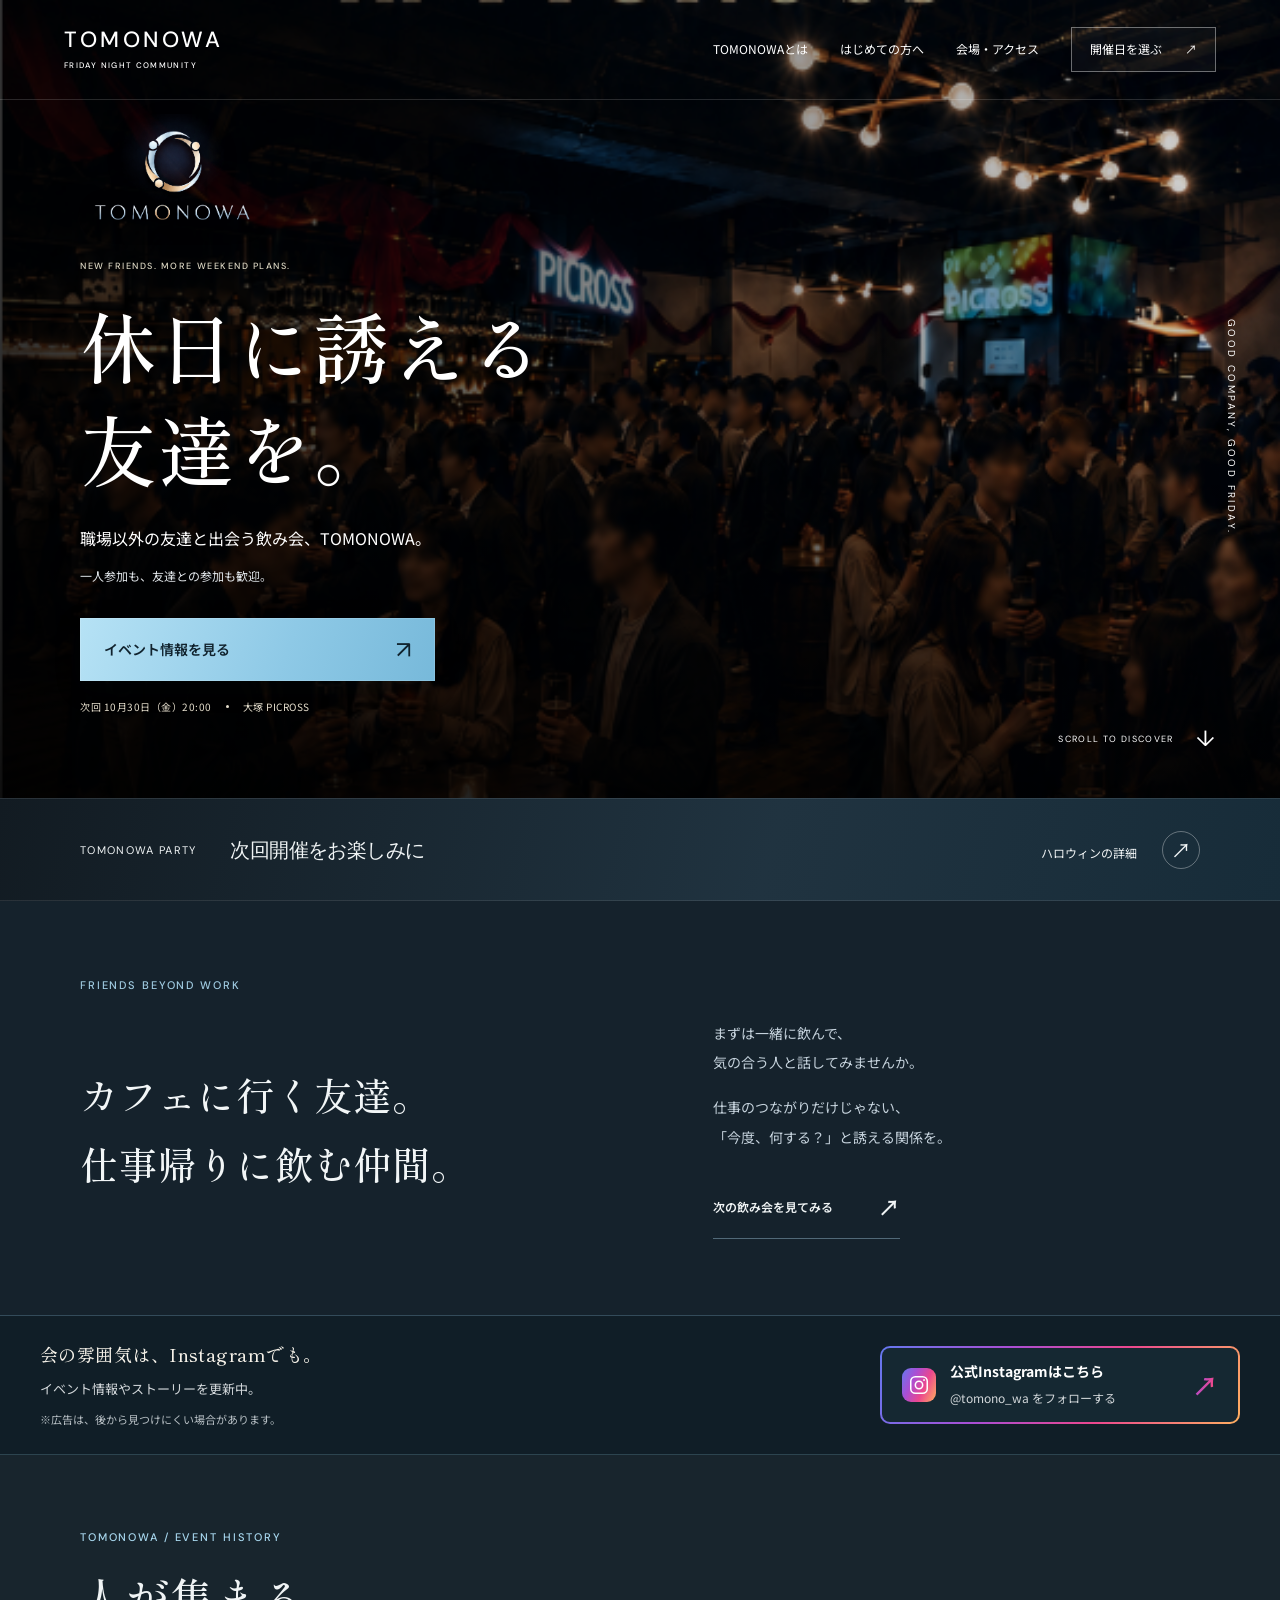
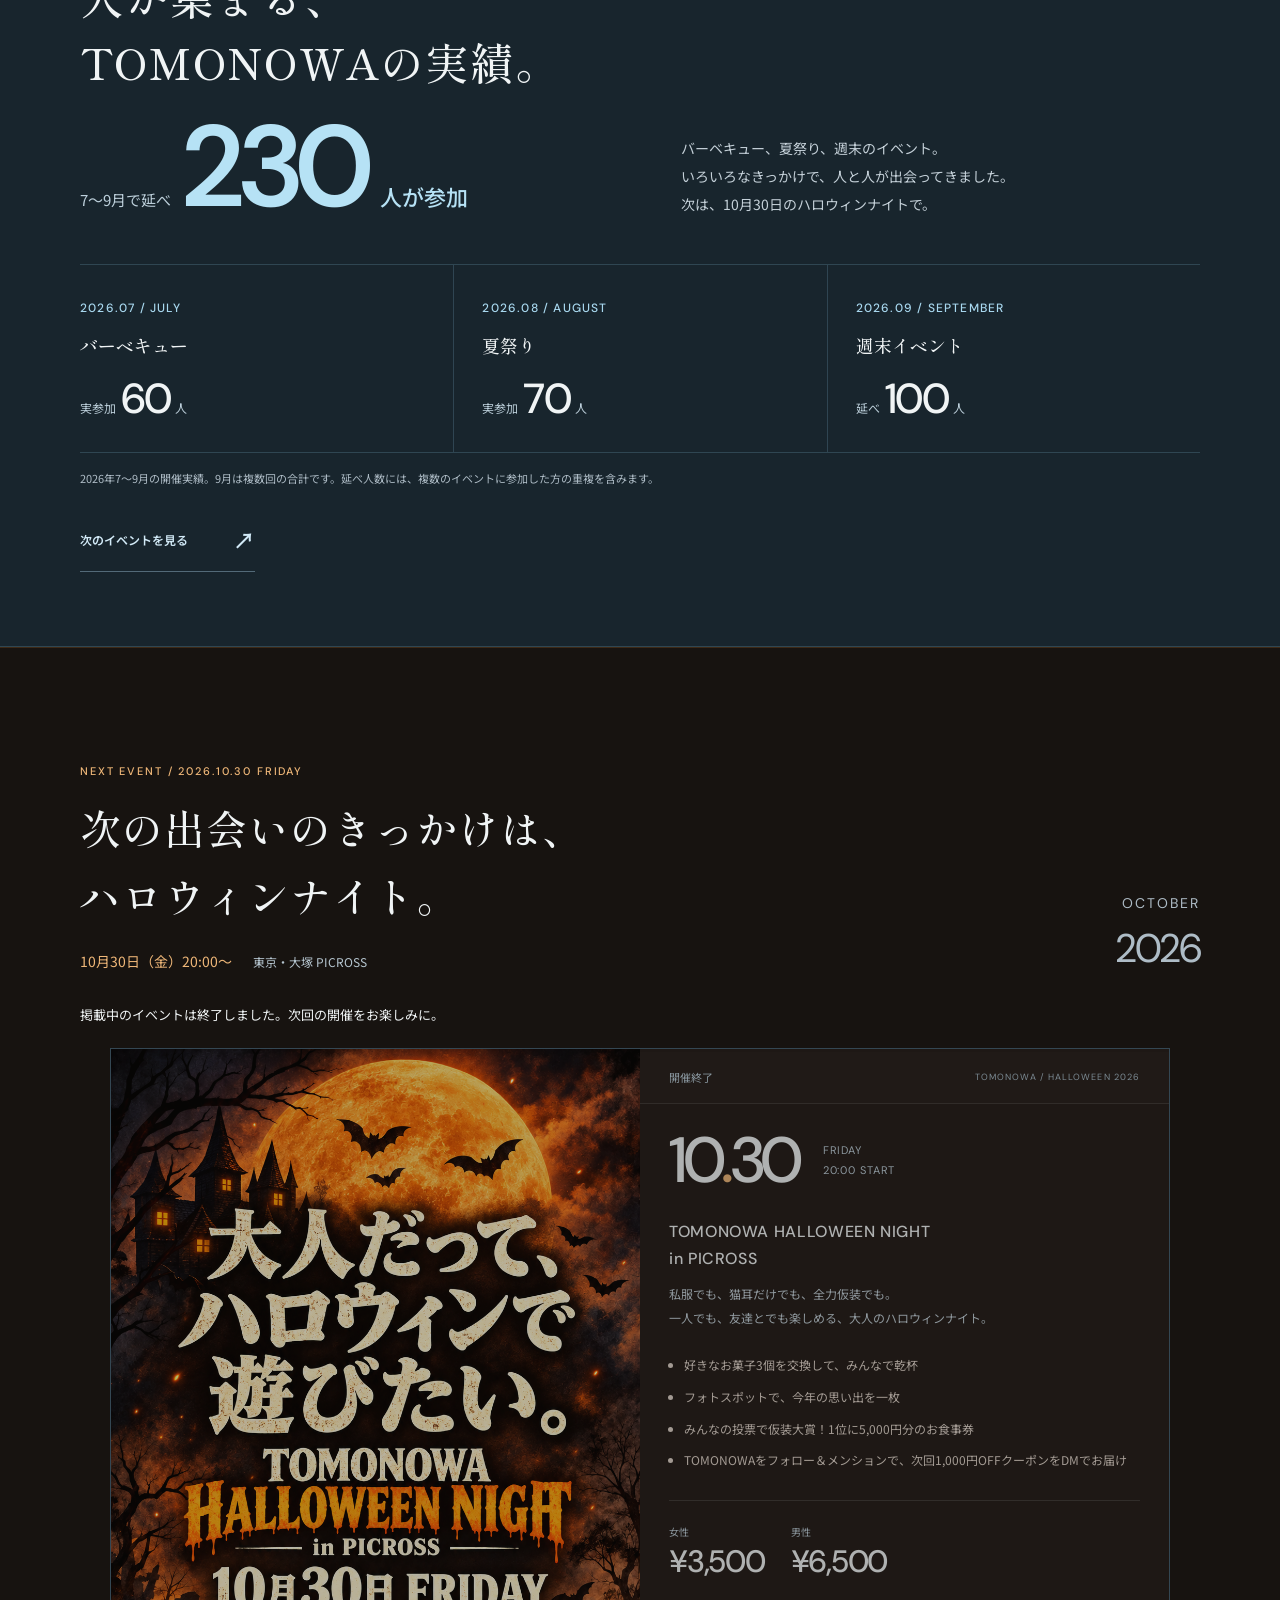
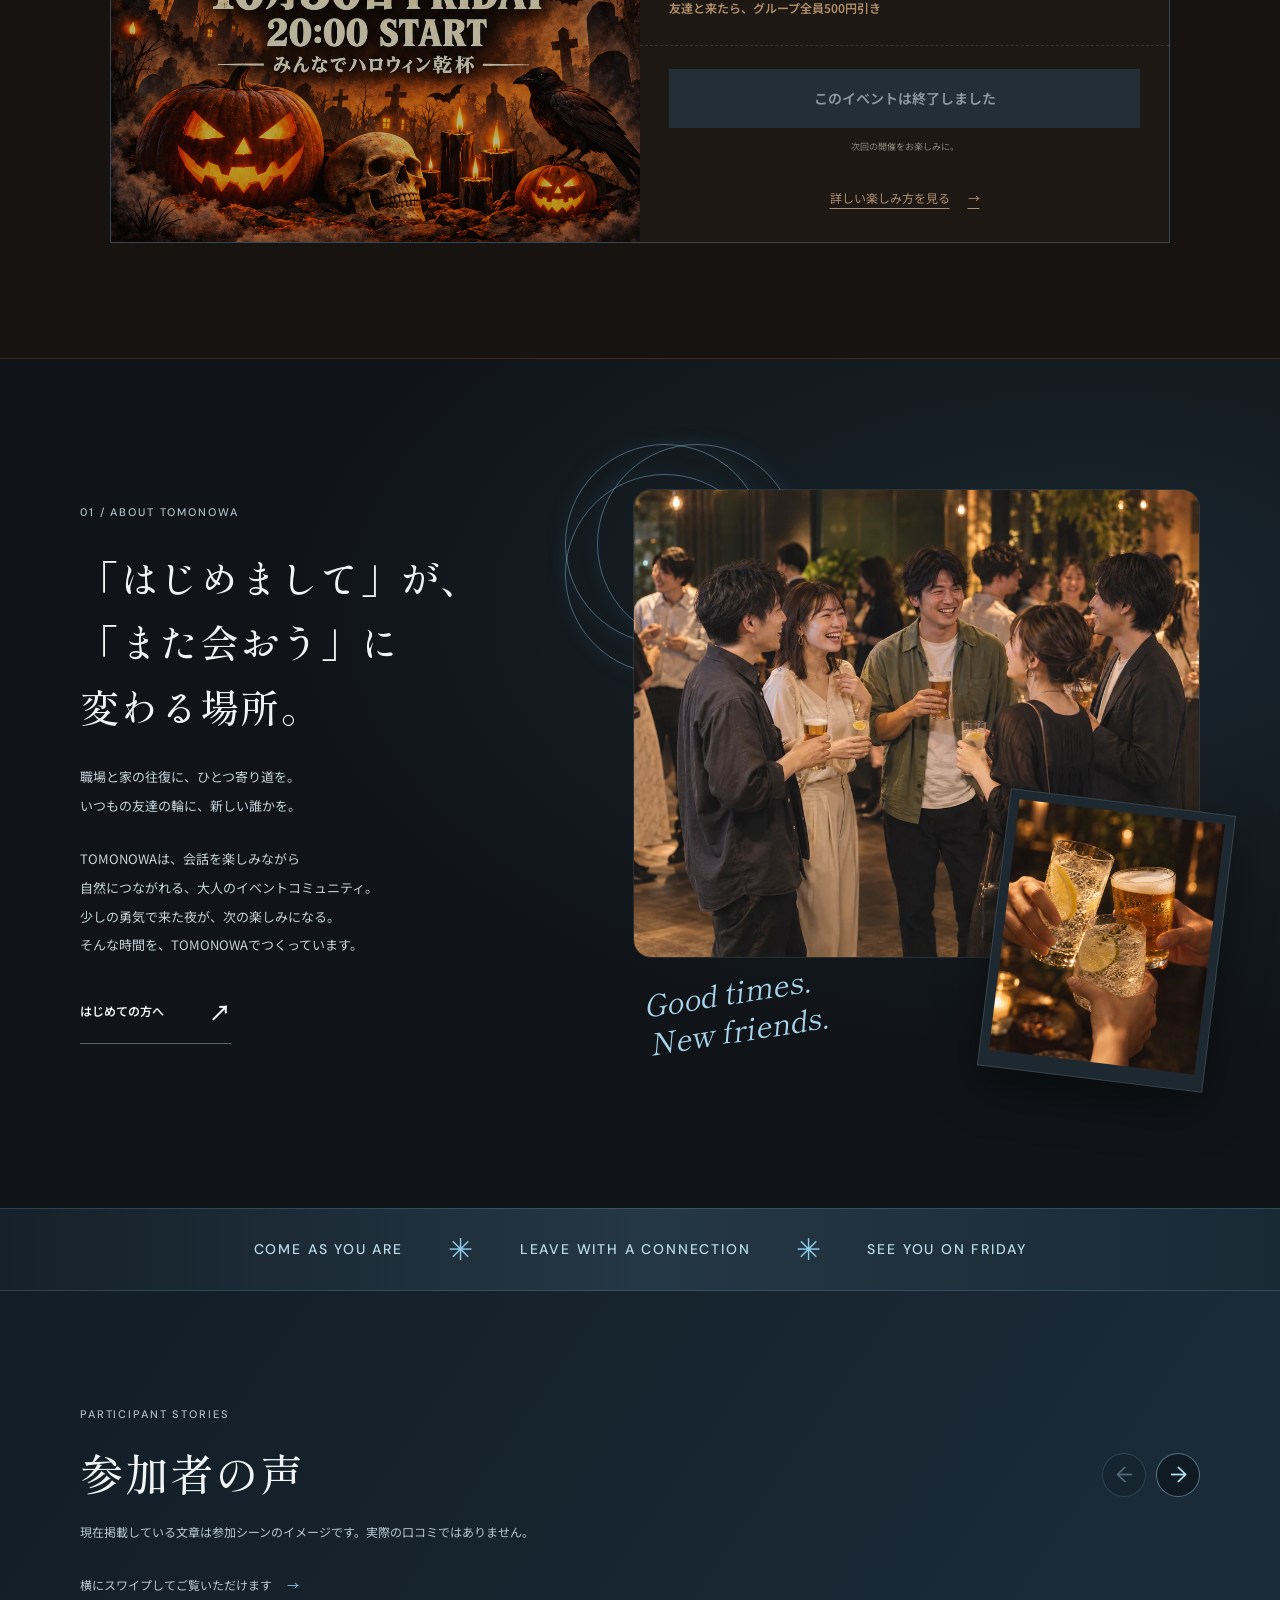
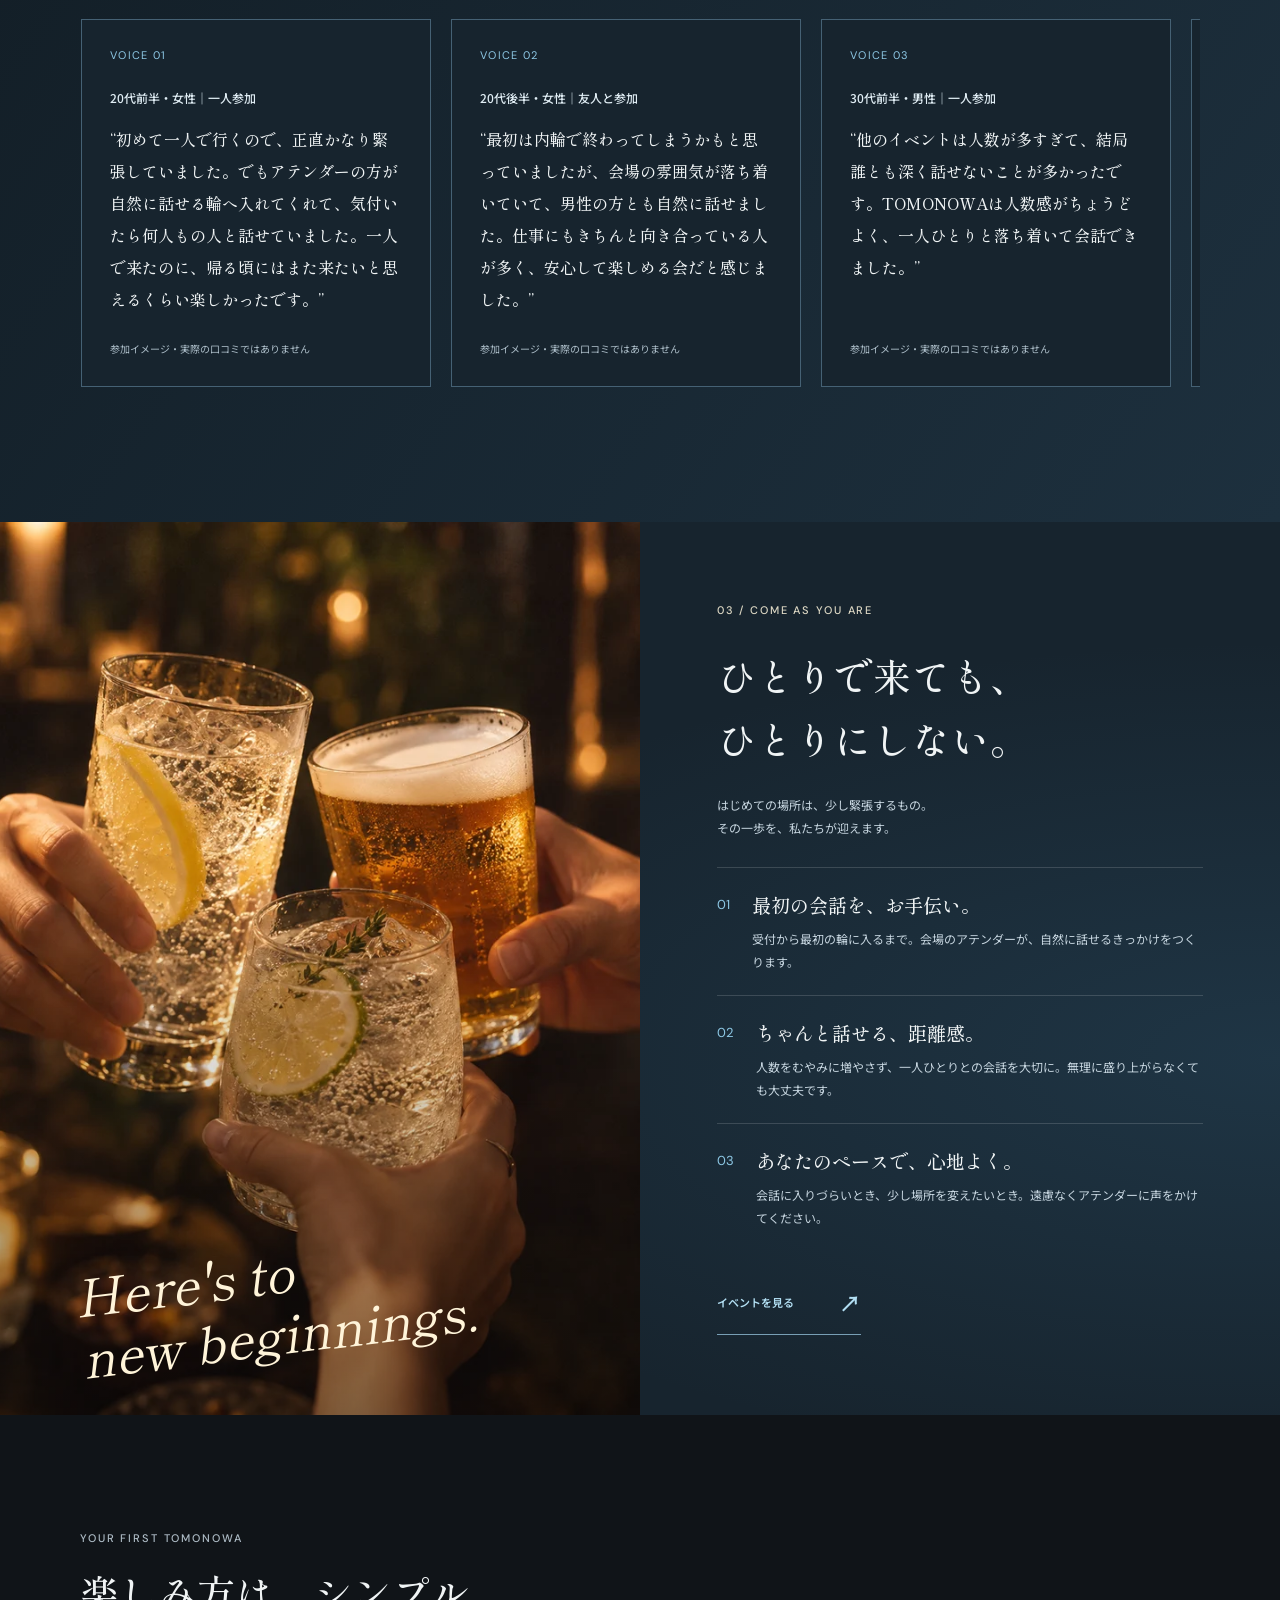
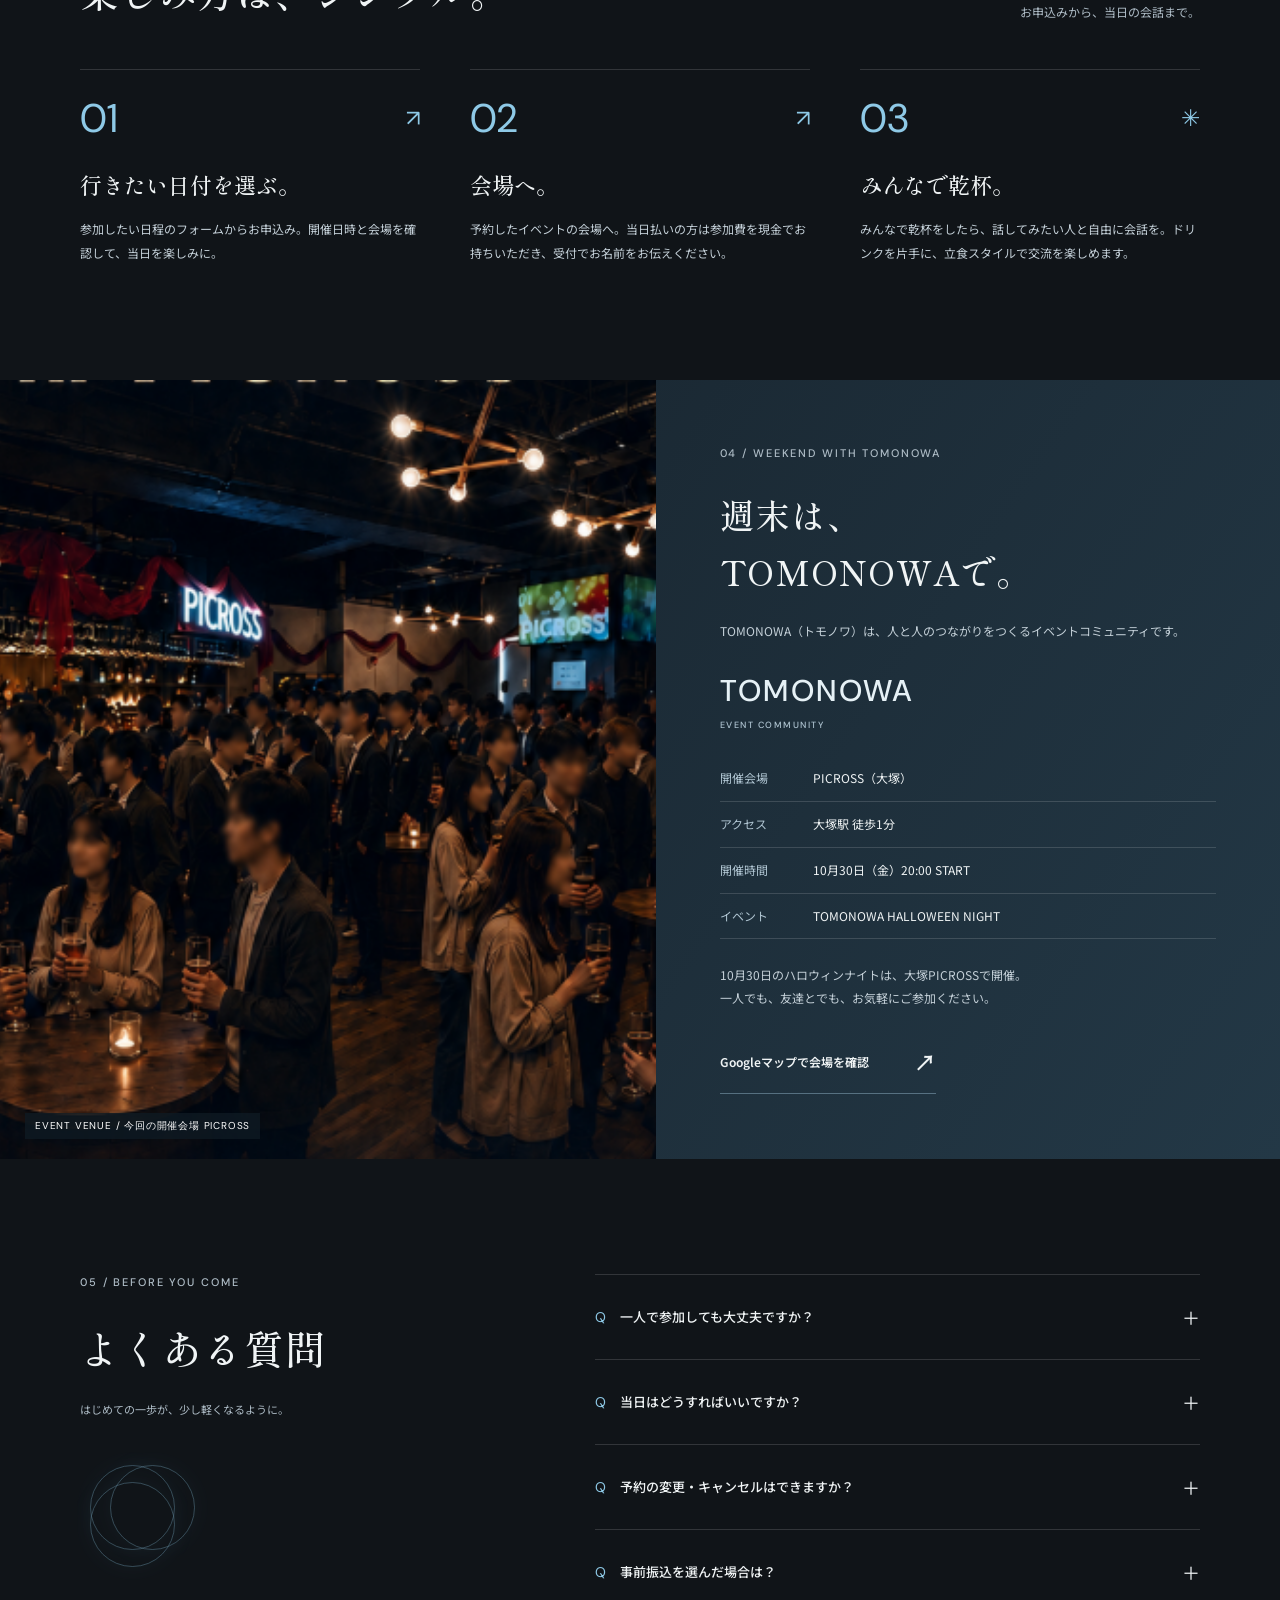
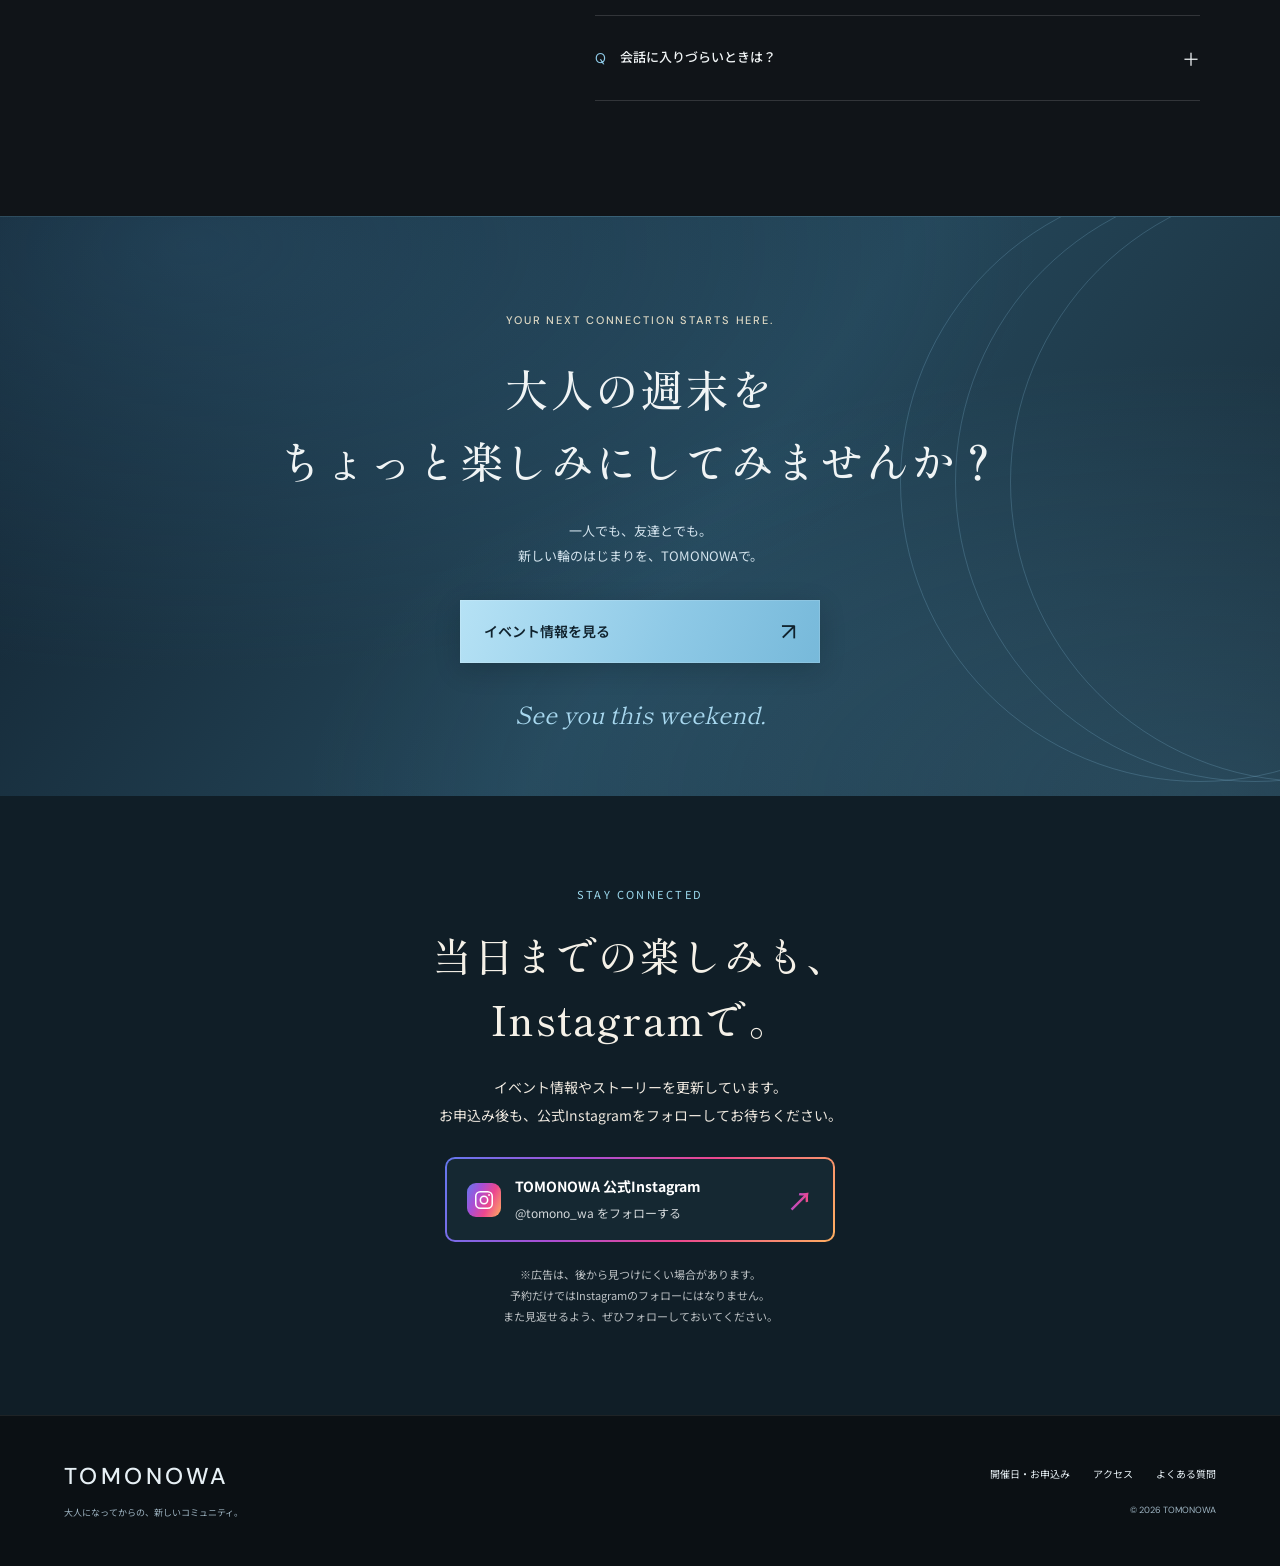
<file: index.html>
<!doctype html>
<html lang="ja">
<head>
  <meta charset="utf-8">
  <meta name="viewport" content="width=device-width, initial-scale=1">
  <meta name="theme-color" content="#101418">
  <meta name="description" content="休日に誘える友達を。職場以外の友達と出会う飲み会、TOMONOWA。一人参加も、友達との参加も歓迎。次回は10月30日（金）20:00、大塚PICROSSでハロウィンナイト。">
  <meta property="og:title" content="TOMONOWA｜休日に誘える友達を。">
  <meta property="og:description" content="職場以外の友達と出会う飲み会、TOMONOWA。一人参加も、友達との参加も歓迎。次回は10月30日（金）20:00、ハロウィンナイト開催。">
  <meta property="og:type" content="website">
  <meta property="og:url" content="https://martech0000.github.io/tomonowa-event-portal/">
  <meta property="og:image" content="https://martech0000.github.io/tomonowa-event-portal/assets/halloween-2026-flyer.png">
  <title>TOMONOWA｜休日に誘える友達を。</title>
  <link rel="preconnect" href="https://fonts.googleapis.com">
  <link rel="preconnect" href="https://fonts.gstatic.com" crossorigin>
  <link href="https://fonts.googleapis.com/css2?family=DM+Sans:wght@400;500;600;700&family=Shippori+Mincho:wght@500;600;700&family=Noto+Sans+JP:wght@400;500;600;700&display=swap" rel="stylesheet">
  <link rel="stylesheet" href="renewal.css">
  <link rel="stylesheet" href="night.css?v=20261021">
  <link rel="stylesheet" href="halloween-event.css?v=20261003-1">
  <link rel="stylesheet" href="attendance.css?v=20261014-1">
  <link rel="stylesheet" href="instagram-follow.css?v=20261022-3">
  <link rel="stylesheet" href="friendship.css?v=20261022-1">
  <script src="site.js?v=halloween-20261003" defer></script>
</head>
<body>
  <a class="skip-link" href="#main">本文へスキップ</a>
  <header class="nav">
    <a class="nav-brand" href="#top" aria-label="TOMONOWA トップへ">TOMONOWA<span>FRIDAY NIGHT COMMUNITY</span></a>
    <nav aria-label="メインナビゲーション"><a href="#about">TOMONOWAとは</a><a href="#first">はじめての方へ</a><a href="#access">会場・アクセス</a><a class="nav-cta" href="#events">開催日を選ぶ <span aria-hidden="true">↗</span></a></nav>
  </header>
  <main id="main">
    <section class="hero" id="top" aria-labelledby="hero-title">
      <img class="hero-photo" src="assets/picross-hero.png" alt="実際の会場、大塚PICROSSでの交流風景" fetchpriority="high">
      <div class="hero-overlay"></div>
      <img class="hero-logo" src="assets/tomonowa-logo-transparent.png" alt="TOMONOWA">
      <div class="hero-content"><p class="eyebrow light">NEW FRIENDS. MORE WEEKEND PLANS.</p><h1 id="hero-title">休日に誘える<br>友達を。</h1><p class="hero-lead">職場以外の友達と出会う飲み会、<span>TOMONOWA。</span></p><p class="hero-welcome">一人参加も、友達との参加も歓迎。</p><a class="button button-cream" href="#events">開催日・料金を見る <span aria-hidden="true">↗</span></a><p class="hero-meta">次回 10月30日（金）20:00 <i></i> 大塚 PICROSS</p></div>
      <div class="hero-side" aria-hidden="true">GOOD COMPANY, GOOD FRIDAY.</div>
      <a class="hero-scroll" href="#friendship">SCROLL TO DISCOVER <span aria-hidden="true">↓</span></a>
    </section>
    <a class="next-event" href="#events"><span class="next-label"><span class="live-dot"></span> NEXT PARTY</span><span class="next-date" data-next-date>10.30 <small>FRI</small></span><span class="next-info" data-next-info>20:00 START <span>大塚 PICROSS</span></span><span class="next-action">ハロウィンの詳細 <b aria-hidden="true">↗</b></span></a>
    <section class="friendship-intro" id="friendship" aria-labelledby="friendship-title">
      <p class="eyebrow">FRIENDS BEYOND WORK</p>
      <div class="friendship-intro__body"><h2 id="friendship-title">カフェに行く友達。<br>仕事帰りに飲む仲間。</h2><div><p>まずは一緒に飲んで、<br>気の合う人と話してみませんか。</p><p>仕事のつながりだけじゃない、<br>「今度、何する？」と誘える関係を。</p><a class="text-link" href="#events">次の飲み会を見てみる <span aria-hidden="true">↗</span></a></div></div>
    </section>
    <aside class="instagram-early" id="instagram-official" aria-labelledby="instagram-early-title">
      <div class="instagram-early__copy"><h2 id="instagram-early-title">会の雰囲気は、Instagramでも。</h2><p>イベント情報やストーリーを更新中。</p><small>※広告は、後から見つけにくい場合があります。</small></div>
      <a class="instagram-follow__button" href="https://www.instagram.com/tomono_wa/" target="_blank" rel="noopener noreferrer" aria-label="TOMONOWA公式Instagramはこちら（新しいタブ）">
        <svg width="26" height="26" viewBox="0 0 24 24" fill="none" stroke="currentColor" stroke-width="1.7" aria-hidden="true"><rect x="3" y="3" width="18" height="18" rx="5"/><circle cx="12" cy="12" r="4"/><circle cx="17.5" cy="6.5" r="1" fill="currentColor" stroke="none"/></svg>
        <span><strong>公式Instagramはこちら</strong><small>@tomono_wa をフォローする</small></span><span aria-hidden="true">↗</span>
      </a>
    </aside>
    <section class="section attendance" id="attendance" aria-labelledby="attendance-title">
      <p class="eyebrow">TOMONOWA / EVENT HISTORY</p>
      <div class="attendance-heading">
        <div><h2 id="attendance-title">人が集まる、<br>TOMONOWAの実績。</h2><p class="attendance-total"><span>7〜9月で延べ</span><strong>230<small>人が参加</small></strong></p></div>
        <p class="attendance-intro">バーベキュー、夏祭り、週末のイベント。<br>いろいろなきっかけで、人と人が出会ってきました。<br>次は、10月30日のハロウィンナイトで。</p>
      </div>
      <ol class="attendance-records">
        <li><time datetime="2026-07">2026.07 / JULY</time><h3>バーベキュー</h3><p>実参加<strong>60</strong>人</p></li>
        <li><time datetime="2026-08">2026.08 / AUGUST</time><h3>夏祭り</h3><p>実参加<strong>70</strong>人</p></li>
        <li><time datetime="2026-09">2026.09 / SEPTEMBER</time><h3>週末イベント</h3><p>延べ<strong>100</strong>人</p></li>
      </ol>
      <p class="attendance-count-note">2026年7〜9月の開催実績。9月は複数回の合計です。延べ人数には、複数のイベントに参加した方の重複を含みます。</p>
      <a class="text-link" href="#events">次のイベントを見る <span aria-hidden="true">↗</span></a>
    </section>
    <section class="section events halloween-event" id="events" aria-labelledby="events-title">
      <div class="section-heading"><div><p class="eyebrow">NEXT EVENT / 2026.10.30 FRIDAY</p><h2 id="events-title">次の出会いのきっかけは、<br>ハロウィンナイト。</h2><p class="event-area">10月30日（金）20:00〜 <span>東京・大塚 PICROSS</span></p></div><p class="month-label">OCTOBER <span>2026</span></p></div>
      <p class="booking-guide">大人だって、ハロウィンで遊びたい。<span>10月30日（金）20:00 START</span></p>
      <div class="event-grid single-event">
        <article class="event-card featured halloween-card" data-event-date="2026-10-30" data-event-end="2026-10-30T23:59:59+09:00">
          <a class="halloween-flyer" href="https://martech0000.github.io/tomonowa-event-portal/halloween/" aria-label="10月30日ハロウィンナイトの内容の詳細はこちら"><img src="assets/halloween-2026-flyer.png" width="1024" height="1536" alt="大人だって、ハロウィンで遊びたい。TOMONOWA HALLOWEEN NIGHT in PICROSS。10月30日金曜日20時スタート。" loading="lazy"></a>
          <div class="halloween-event-body">
            <div class="ticket-top"><span class="event-status">次回開催</span><span class="ticket-id">TOMONOWA / HALLOWEEN 2026</span></div>
            <div class="ticket-body">
              <div class="event-date"><time datetime="2026-10-30">10<span>.</span>30</time><span>FRIDAY<br>20:00 START</span></div>
              <h3>TOMONOWA HALLOWEEN NIGHT<br>in PICROSS</h3>
              <p class="event-copy">私服でも、猫耳だけでも、全力仮装でも。<br>一人でも、友達とでも楽しめる、大人のハロウィンナイト。</p>
              <ul class="halloween-highlights"><li>好きなお菓子3個を交換して、みんなで乾杯</li><li>フォトスポットで、今年の思い出を一枚</li><li>みんなの投票で仮装大賞！1位に5,000円分のお食事券</li><li>TOMONOWAをフォロー＆メンションで、次回1,000円OFFクーポンをDMでお届け</li></ul>
              <div class="price-row"><div><small>女性</small><strong>¥3,500</strong></div><div><small>男性</small><strong>¥6,500</strong></div></div>
              <p class="halloween-friend-off">友達と来たら、グループ全員500円引き</p>
            </div>
            <div class="ticket-bottom"><a class="button button-green booking-link" href="https://forms.gle/M9L5nNLjK5UML4WR9">10月30日に参加する <span aria-hidden="true">↗</span></a><small>参加人数などを、申込みフォームでお知らせください</small><a class="event-details-link" href="https://martech0000.github.io/tomonowa-event-portal/halloween/">詳しい楽しみ方を見る <span aria-hidden="true">→</span></a></div>
          </div>
        </article>
      </div>
    </section>
    <section class="section about" id="about" aria-labelledby="about-title">
      <div class="about-copy"><p class="eyebrow">01 / ABOUT TOMONOWA</p><h2 id="about-title">「はじめまして」が、<br>「また会おう」に<br>変わる場所。</h2><p>職場と家の往復に、ひとつ寄り道を。<br>いつもの友達の輪に、新しい誰かを。</p><p>TOMONOWAは、会話を楽しみながら<br class="desktop">自然につながれる、大人のイベントコミュニティ。<br class="desktop">少しの勇気で来た夜が、次の楽しみになる。<br class="desktop">そんな時間を、TOMONOWAでつくっています。</p><a class="text-link" href="#first">はじめての方へ <span aria-hidden="true">↗</span></a></div>
      <div class="about-visual"><div class="orbit-mark" aria-hidden="true"><i></i><i></i><i></i></div><figure class="connection-photo"><img src="assets/standing-party-v2.webp" alt="立食パーティーで交流する人たち" width="1200" height="800" loading="lazy"></figure><figure class="cheers-photo"><img src="assets/cheers-v1.webp" alt="グラスを合わせて乾杯する様子" width="800" height="1000" loading="lazy"></figure><p class="hand-note">Good times.<br>New friends.</p></div>
    </section>
    <div class="word-ribbon" aria-hidden="true"><span>COME AS YOU ARE</span><i>✳</i><span>LEAVE WITH A CONNECTION</span><i>✳</i><span>SEE YOU ON FRIDAY</span></div>
    <section class="section voices" id="voices" aria-labelledby="voices-title">
      <div class="section-heading"><div><p class="eyebrow">PARTICIPANT STORIES</p><h2 id="voices-title">参加者の声</h2><p class="voices-note">現在掲載している文章は参加シーンのイメージです。実際の口コミではありません。</p></div><div class="voice-controls"><button type="button" class="voice-arrow" data-voice-direction="-1" aria-label="前のカードを見る" aria-controls="voiceRail">←</button><button type="button" class="voice-arrow" data-voice-direction="1" aria-label="次のカードを見る" aria-controls="voiceRail">→</button></div></div>
      <p class="voices-hint">横にスワイプしてご覧いただけます <span aria-hidden="true">→</span></p>
      <div class="voice-rail" id="voiceRail" tabindex="0" role="region" aria-label="参加者の声の掲載イメージ。横にスクロールできます">
      <article><span>VOICE 01</span><h3>20代前半・女性｜一人参加</h3><p>“初めて一人で行くので、正直かなり緊張していました。でもアテンダーの方が自然に話せる輪へ入れてくれて、気付いたら何人もの人と話せていました。一人で来たのに、帰る頃にはまた来たいと思えるくらい楽しかったです。”</p><small>参加イメージ・実際の口コミではありません</small></article>
      <article><span>VOICE 02</span><h3>20代後半・女性｜友人と参加</h3><p>“最初は内輪で終わってしまうかもと思っていましたが、会場の雰囲気が落ち着いていて、男性の方とも自然に話せました。仕事にもきちんと向き合っている人が多く、安心して楽しめる会だと感じました。”</p><small>参加イメージ・実際の口コミではありません</small></article>
      <article><span>VOICE 03</span><h3>30代前半・男性｜一人参加</h3><p>“他のイベントは人数が多すぎて、結局誰とも深く話せないことが多かったです。TOMONOWAは人数感がちょうどよく、一人ひとりと落ち着いて会話できました。”</p><small>参加イメージ・実際の口コミではありません</small></article>
      <article><span>VOICE 04</span><h3>20代後半・女性｜初参加</h3><p>“ガツガツした出会いの場は苦手だったので少し不安でした。でも、無理に連絡先交換をする空気ではなく、まず会話を楽しめる雰囲気でした。”</p><small>参加イメージ・実際の口コミではありません</small></article>
      <article><span>VOICE 05</span><h3>30代前半・男性｜紹介で参加</h3><p>“人数だけを集めた会ではなく、男女ともに話しやすく、仕事にも自分の時間にも向き合っている人が多い印象でした。”</p><small>参加イメージ・実際の口コミではありません</small></article>
    </div>
    </section>
    <section class="experience" id="first" aria-labelledby="experience-title"><div class="experience-image"><img src="assets/cheers-v1.webp" width="800" height="1000" alt="金曜の夜に乾杯する様子" loading="lazy"><span class="photo-lettering" aria-hidden="true">Here's to<br>new beginnings.</span></div><div class="experience-copy"><p class="eyebrow light">03 / COME AS YOU ARE</p><h2 id="experience-title">ひとりで来ても、<br>ひとりにしない。</h2><p class="experience-lead">はじめての場所は、少し緊張するもの。<br>その一歩を、私たちが迎えます。</p><div class="promise"><span>01</span><div><h3>最初の会話を、お手伝い。</h3><p>受付から最初の輪に入るまで。会場のアテンダーが、自然に話せるきっかけをつくります。</p></div></div><div class="promise"><span>02</span><div><h3>ちゃんと話せる、距離感。</h3><p>人数をむやみに増やさず、一人ひとりとの会話を大切に。無理に盛り上がらなくても大丈夫です。</p></div></div><div class="promise"><span>03</span><div><h3>あなたのペースで、心地よく。</h3><p>会話に入りづらいとき、少し場所を変えたいとき。遠慮なくアテンダーに声をかけてください。</p></div></div><a class="text-link light-link" href="#events">イベントを見る <span aria-hidden="true">↗</span></a></div></section>
    <section class="section flow" aria-labelledby="flow-title"><div class="section-heading"><div><p class="eyebrow">YOUR FIRST TOMONOWA</p><h2 id="flow-title">楽しみ方は、シンプル。</h2></div><p>お申込みから、当日の会話まで。</p></div><ol class="flow-grid"><li><span class="step-no">01 <i aria-hidden="true">↗</i></span><h3>行きたい日付を選ぶ。</h3><p>参加したい日程のフォームからお申込み。開催日時と会場を確認して、当日を楽しみに。</p></li><li><span class="step-no">02 <i aria-hidden="true">↗</i></span><h3>会場へ。</h3><p>予約したイベントの会場へ。当日払いの方は参加費を現金でお持ちいただき、受付でお名前をお伝えください。</p></li><li><span class="step-no">03 <i aria-hidden="true">✳</i></span><h3>みんなで乾杯。</h3><p>みんなで乾杯をしたら、話してみたい人と自由に会話を。ドリンクを片手に、立食スタイルで交流を楽しめます。</p></li></ol></section>
    <section class="venue" id="access" aria-labelledby="venue-title"><figure><img src="assets/picross-hero.png" width="1200" height="800" alt="実際の会場PICROSSの店内。温かな照明の下に人が集まる様子" loading="lazy"><figcaption>EVENT VENUE / 今回の開催会場 PICROSS</figcaption></figure><div class="venue-copy"><p class="eyebrow">04 / WEEKEND WITH TOMONOWA</p><h2 id="venue-title">週末は、<br>TOMONOWAで。</h2><p class="venue-intro">TOMONOWA（トモノワ）は、人と人のつながりをつくるイベントコミュニティです。</p><p class="venue-name">TOMONOWA<span>EVENT COMMUNITY</span></p><dl><div><dt>開催会場</dt><dd>PICROSS（大塚）</dd></div><div><dt>アクセス</dt><dd>大塚駅 徒歩1分</dd></div><div><dt>開催時間</dt><dd>10月30日（金）20:00 START</dd></div><div><dt>イベント</dt><dd>TOMONOWA HALLOWEEN NIGHT</dd></div></dl><p>10月30日のハロウィンナイトは、大塚PICROSSで開催。<br>一人でも、友達とでも、お気軽にご参加ください。</p><a class="text-link" href="https://www.google.com/maps/search/?api=1&query=PICROSS%20%E5%A4%A7%E5%A1%9A" target="_blank" rel="noopener noreferrer">Googleマップで会場を確認 <span aria-hidden="true">↗</span></a></div></section>
    <section class="section faq" id="faq" aria-labelledby="faq-title"><div><p class="eyebrow">05 / BEFORE YOU COME</p><h2 id="faq-title">よくある質問</h2><p>はじめての一歩が、少し軽くなるように。</p><div class="faq-orbits orbit-mark" aria-hidden="true"><i></i><i></i><i></i></div></div><div class="faq-list"><details><summary><span>一人で参加しても大丈夫ですか？</span><b aria-hidden="true">＋</b></summary><p>はい、参加者の半分以上が一人で参加されているので大丈夫です。初めての方も、お気軽にご参加ください。</p></details><details><summary><span>当日はどうすればいいですか？</span><b aria-hidden="true">＋</b></summary><p>当日払いの方は参加費を現金でお持ちいただき、受付でお名前をお伝えください。事前振込の方は、振込完了画面をご提示ください。</p></details><details><summary><span>予約の変更・キャンセルはできますか？</span><b aria-hidden="true">＋</b></summary><p>変更・キャンセルは、開催当日の開始時刻の3時間前までにご連絡ください。それまでにキャンセルのご連絡がない場合、参加費の100％をキャンセル料としてお振込みいただきますので、ご注意ください。</p></details><details><summary><span>事前振込を選んだ場合は？</span><b aria-hidden="true">＋</b></summary><p>当日の受付で、振込完了画面をご提示ください。</p></details><details><summary><span>会話に入りづらいときは？</span><b aria-hidden="true">＋</b></summary><p>近くのアテンダーにお気軽に声をかけてください。会話のきっかけづくりや、別の輪へのご案内をお手伝いします。無理をせず、ご自身のペースでお楽しみください。</p></details></div></section>
    <section class="closing" aria-labelledby="closing-title"><div class="closing-rings" aria-hidden="true"><i></i><i></i><i></i></div><p class="eyebrow light">YOUR NEXT CONNECTION STARTS HERE.</p><h2 id="closing-title">大人の週末を<br>ちょっと楽しみに<br class="mobile">してみませんか？</h2><p>一人でも、友達とでも。<br>新しい輪のはじまりを、TOMONOWAで。</p><a class="button button-cream" href="#events">ハロウィンイベントを見る <span aria-hidden="true">↗</span></a><span class="closing-sign">See you this weekend.</span></section>
    <section class="instagram-follow" aria-labelledby="instagram-follow-title">
      <p class="instagram-follow__eyebrow">STAY CONNECTED</p>
      <h2 id="instagram-follow-title">当日までの楽しみも、<br>Instagramで。</h2>
      <p class="instagram-follow__intro">イベント情報やストーリーを更新しています。<br>お申込み後も、公式Instagramを<br class="instagram-follow__mobile">フォローしてお待ちください。</p>
      <a class="instagram-follow__button" href="https://www.instagram.com/tomono_wa/" target="_blank" rel="noopener noreferrer" aria-label="TOMONOWA公式Instagram @tomono_wa を開く（新しいタブ）">
        <svg width="26" height="26" viewBox="0 0 24 24" fill="none" stroke="currentColor" stroke-width="1.7" aria-hidden="true"><rect x="3" y="3" width="18" height="18" rx="5"/><circle cx="12" cy="12" r="4"/><circle cx="17.5" cy="6.5" r="1" fill="currentColor" stroke="none"/></svg>
        <span><strong>TOMONOWA 公式Instagram</strong><small>@tomono_wa をフォローする</small></span>
        <span aria-hidden="true">↗</span>
      </a>
      <p class="instagram-follow__note">※広告は、後から見つけにくい場合があります。<br>予約だけではInstagramのフォローにはなりません。<br>また見返せるよう、ぜひフォローしておいてください。</p>
    </section>
  </main>
  <footer><div><a href="#top">TOMONOWA</a><p>大人になってからの、新しいコミュニティ。</p></div><div class="footer-right"><a href="#events">開催日・お申込み</a><a href="#access">アクセス</a><a href="#faq">よくある質問</a><small>© 2026 TOMONOWA</small></div></footer>
  <div class="mobile-booking"><div><small>次のTOMONOWA</small><strong data-mobile-date>10.30 FRI</strong></div><a href="#events">開催日・お申込み <span aria-hidden="true">↗</span></a></div>
</body>
</html>
</file>
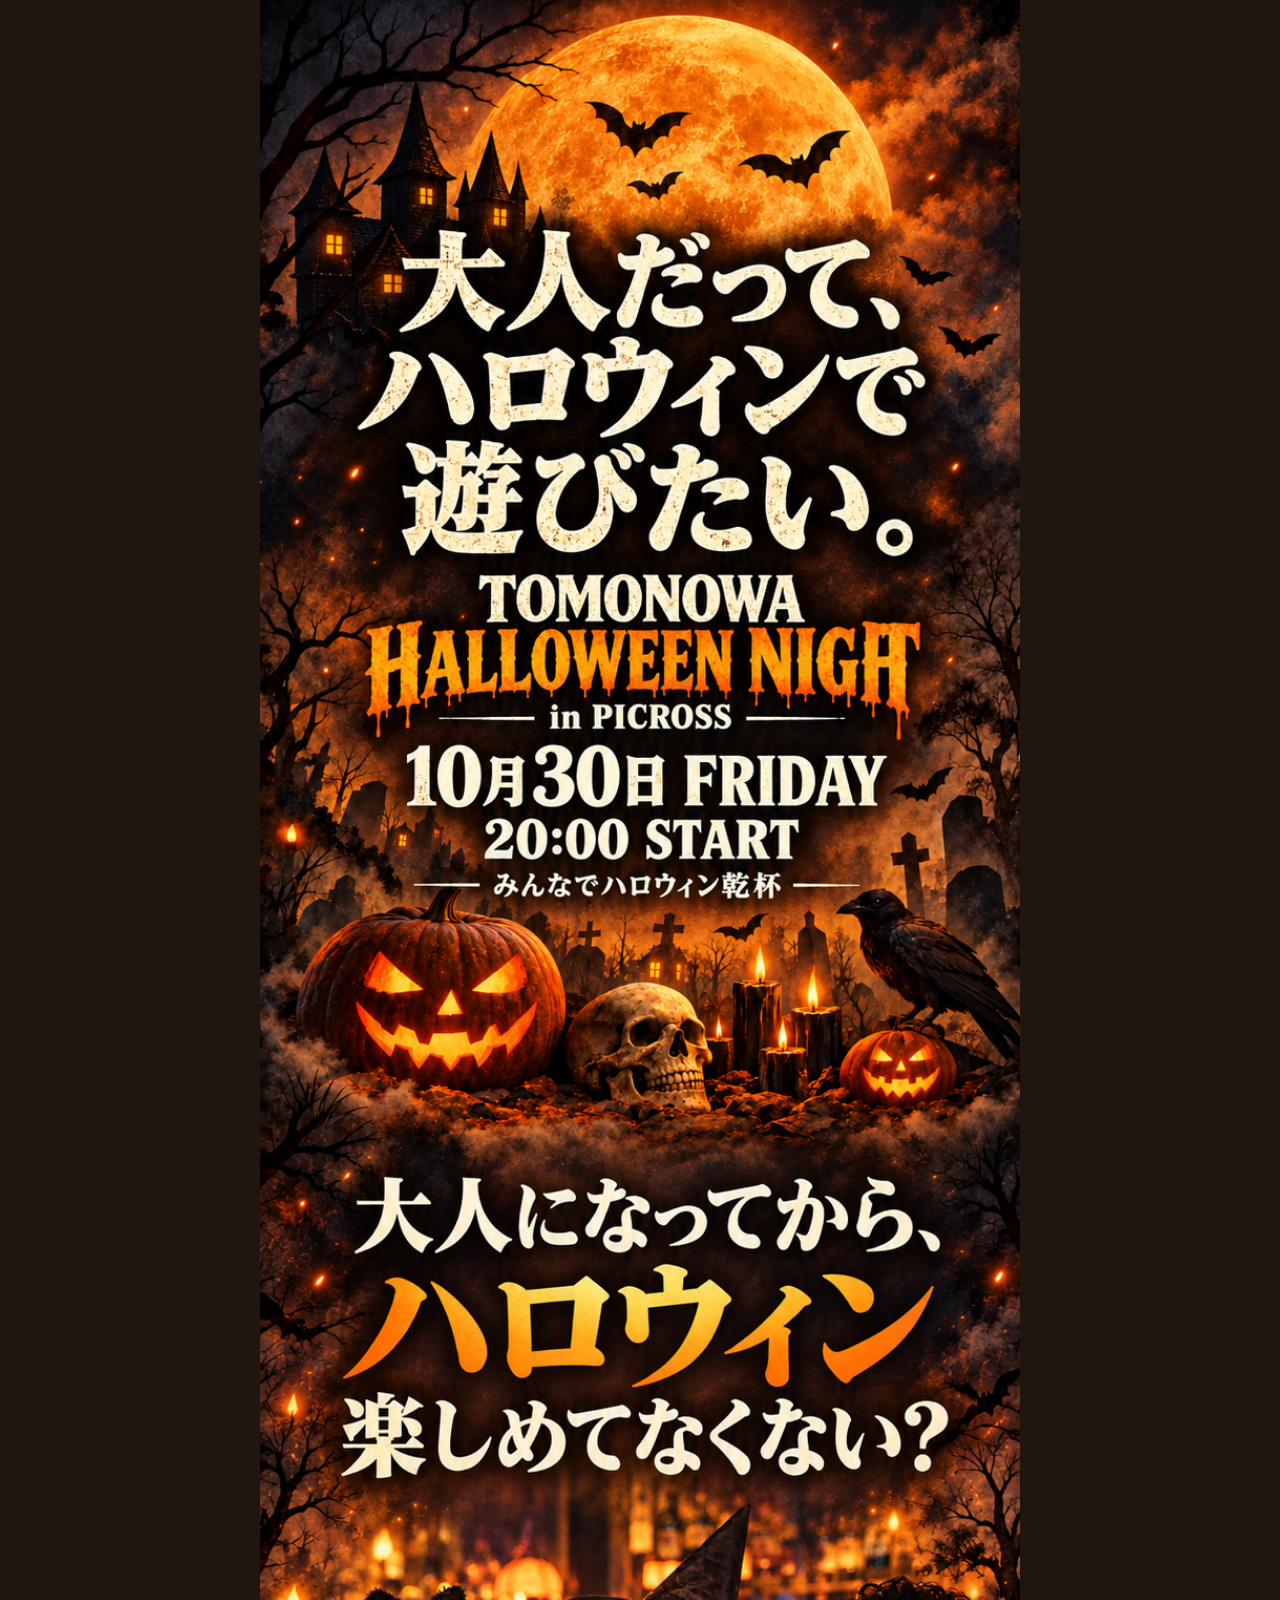
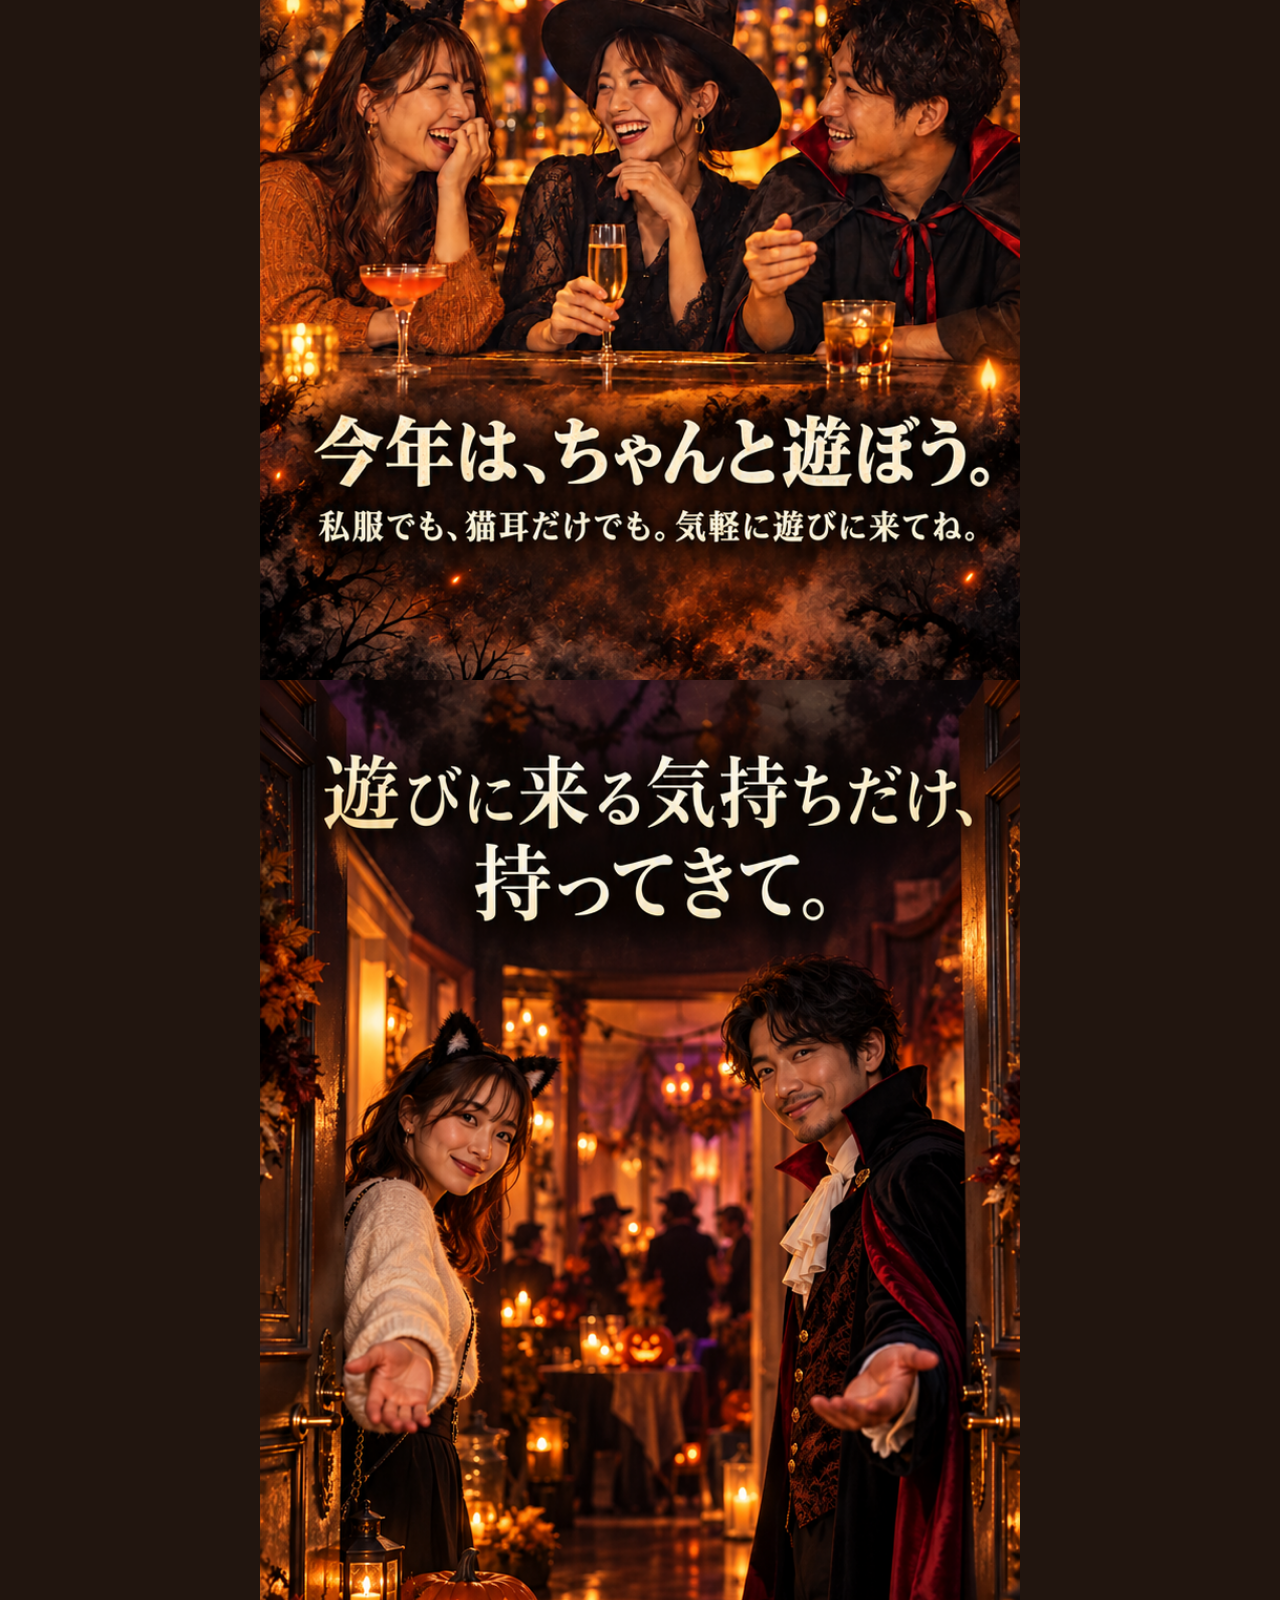
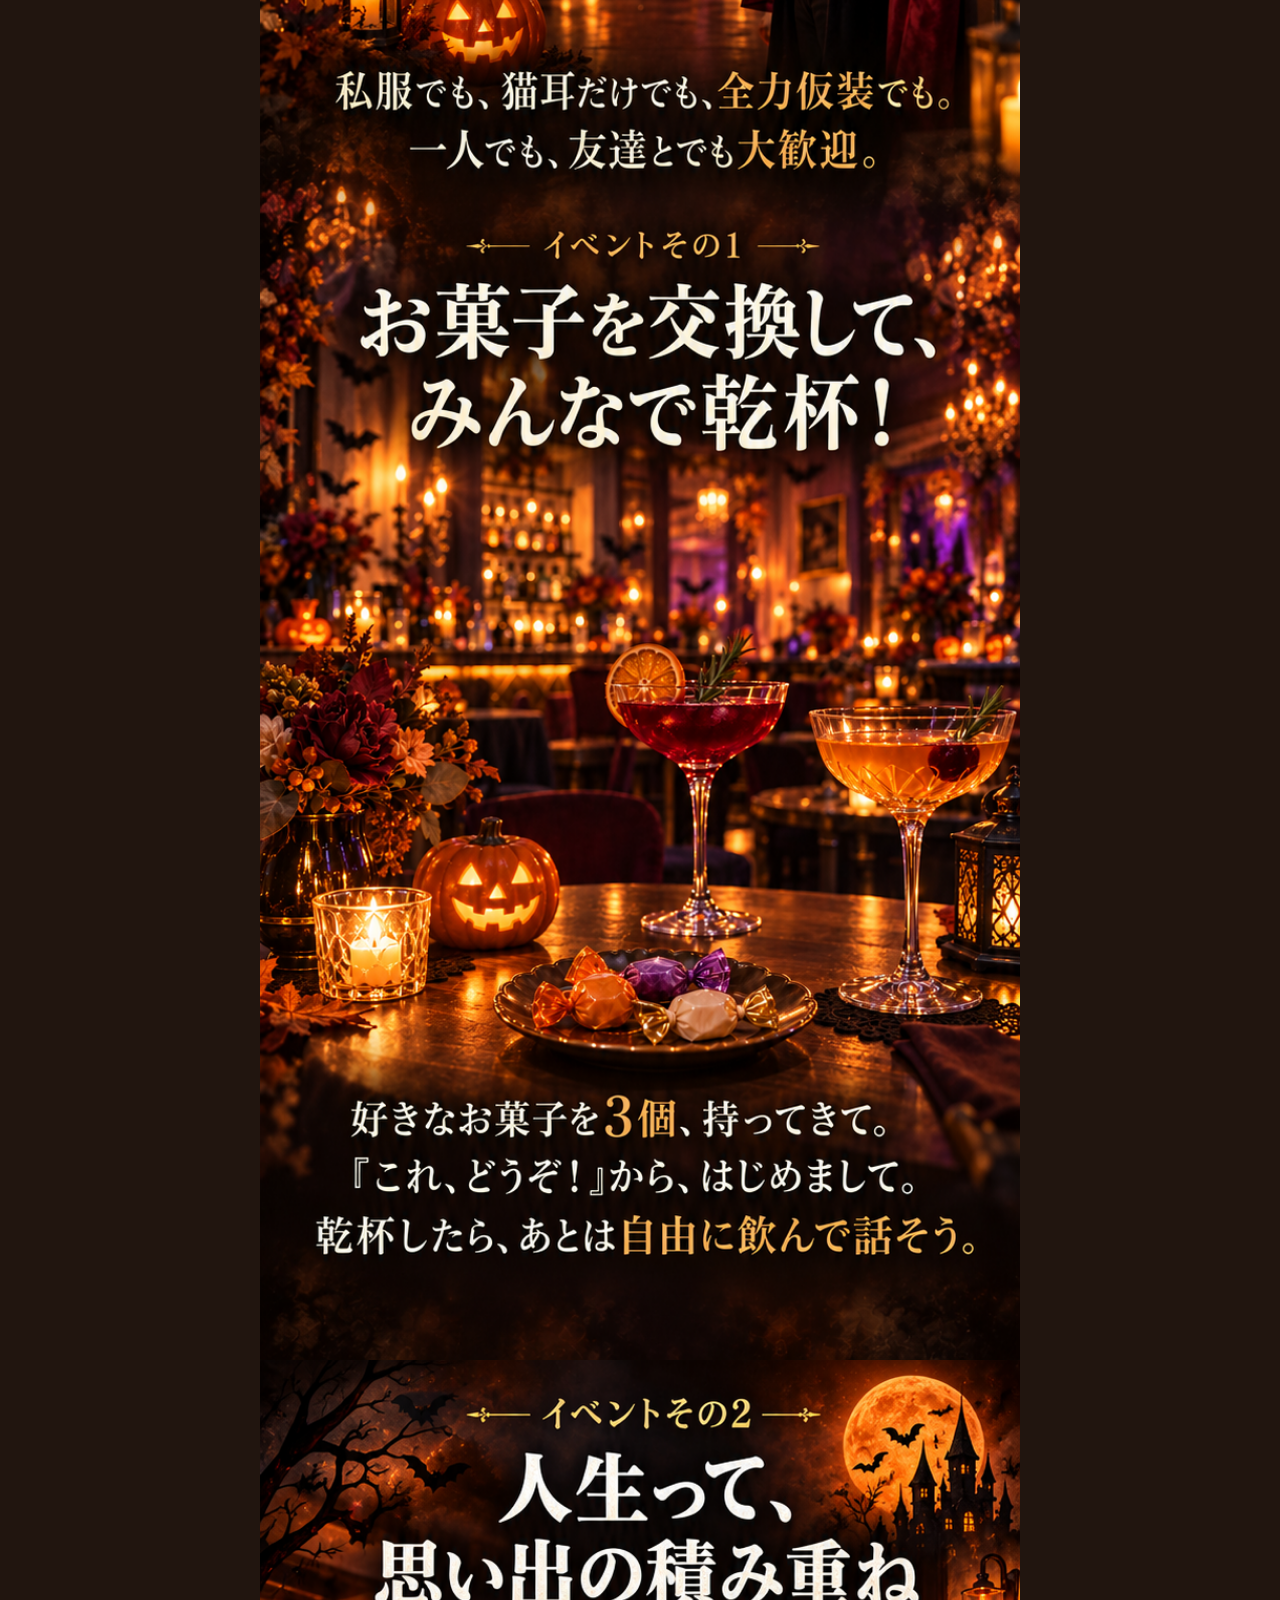
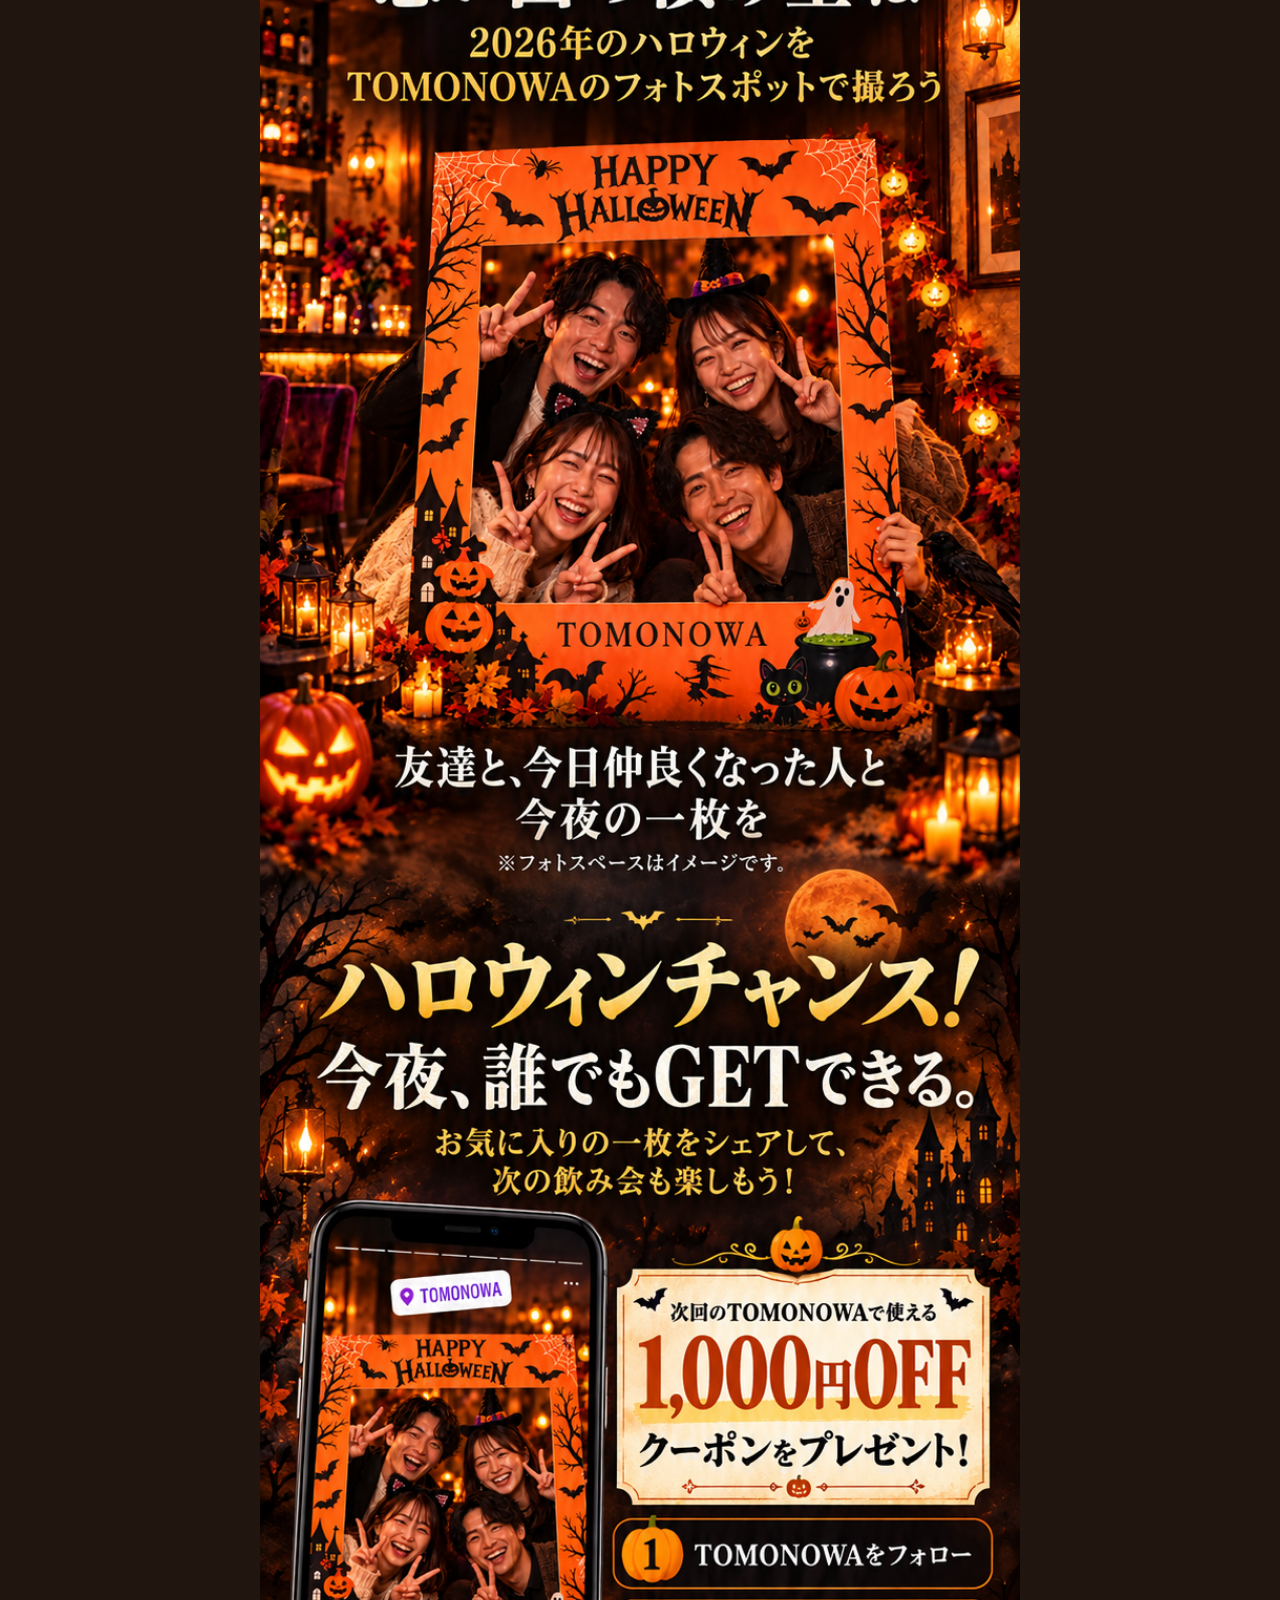
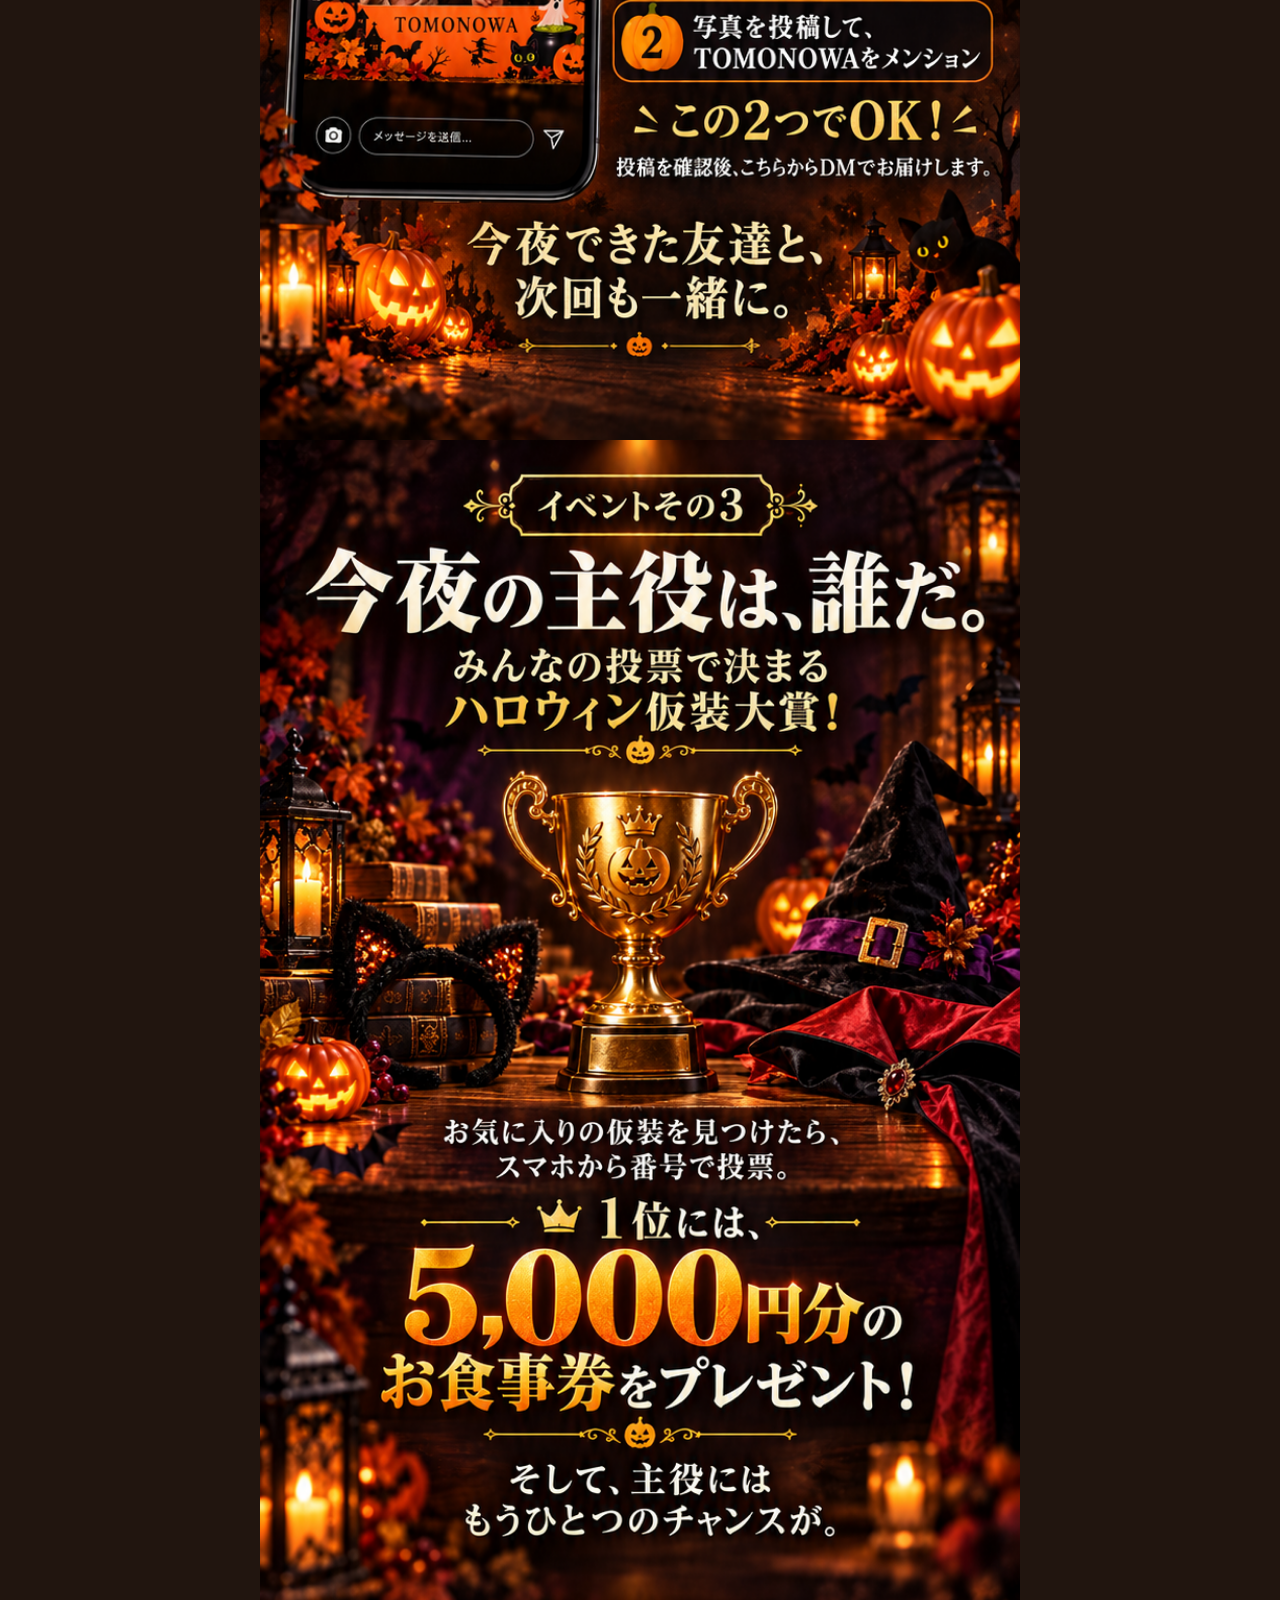
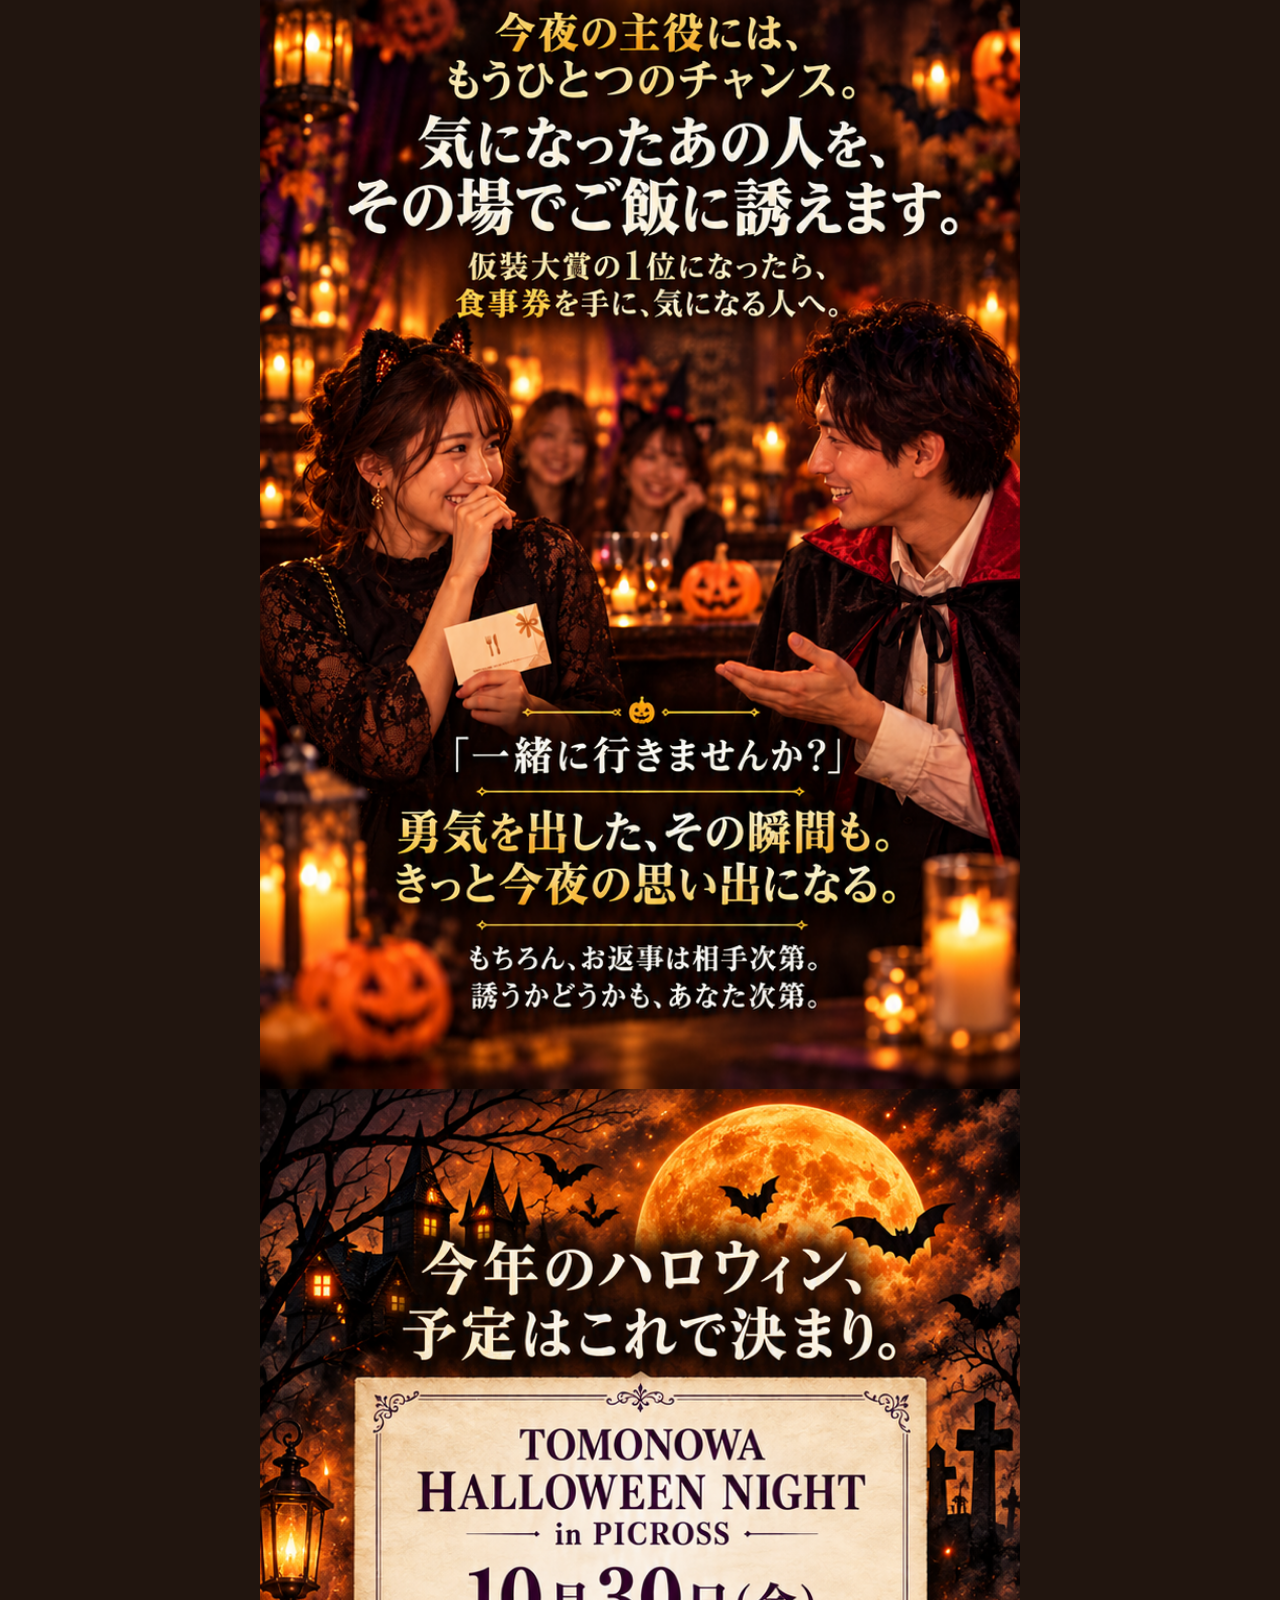
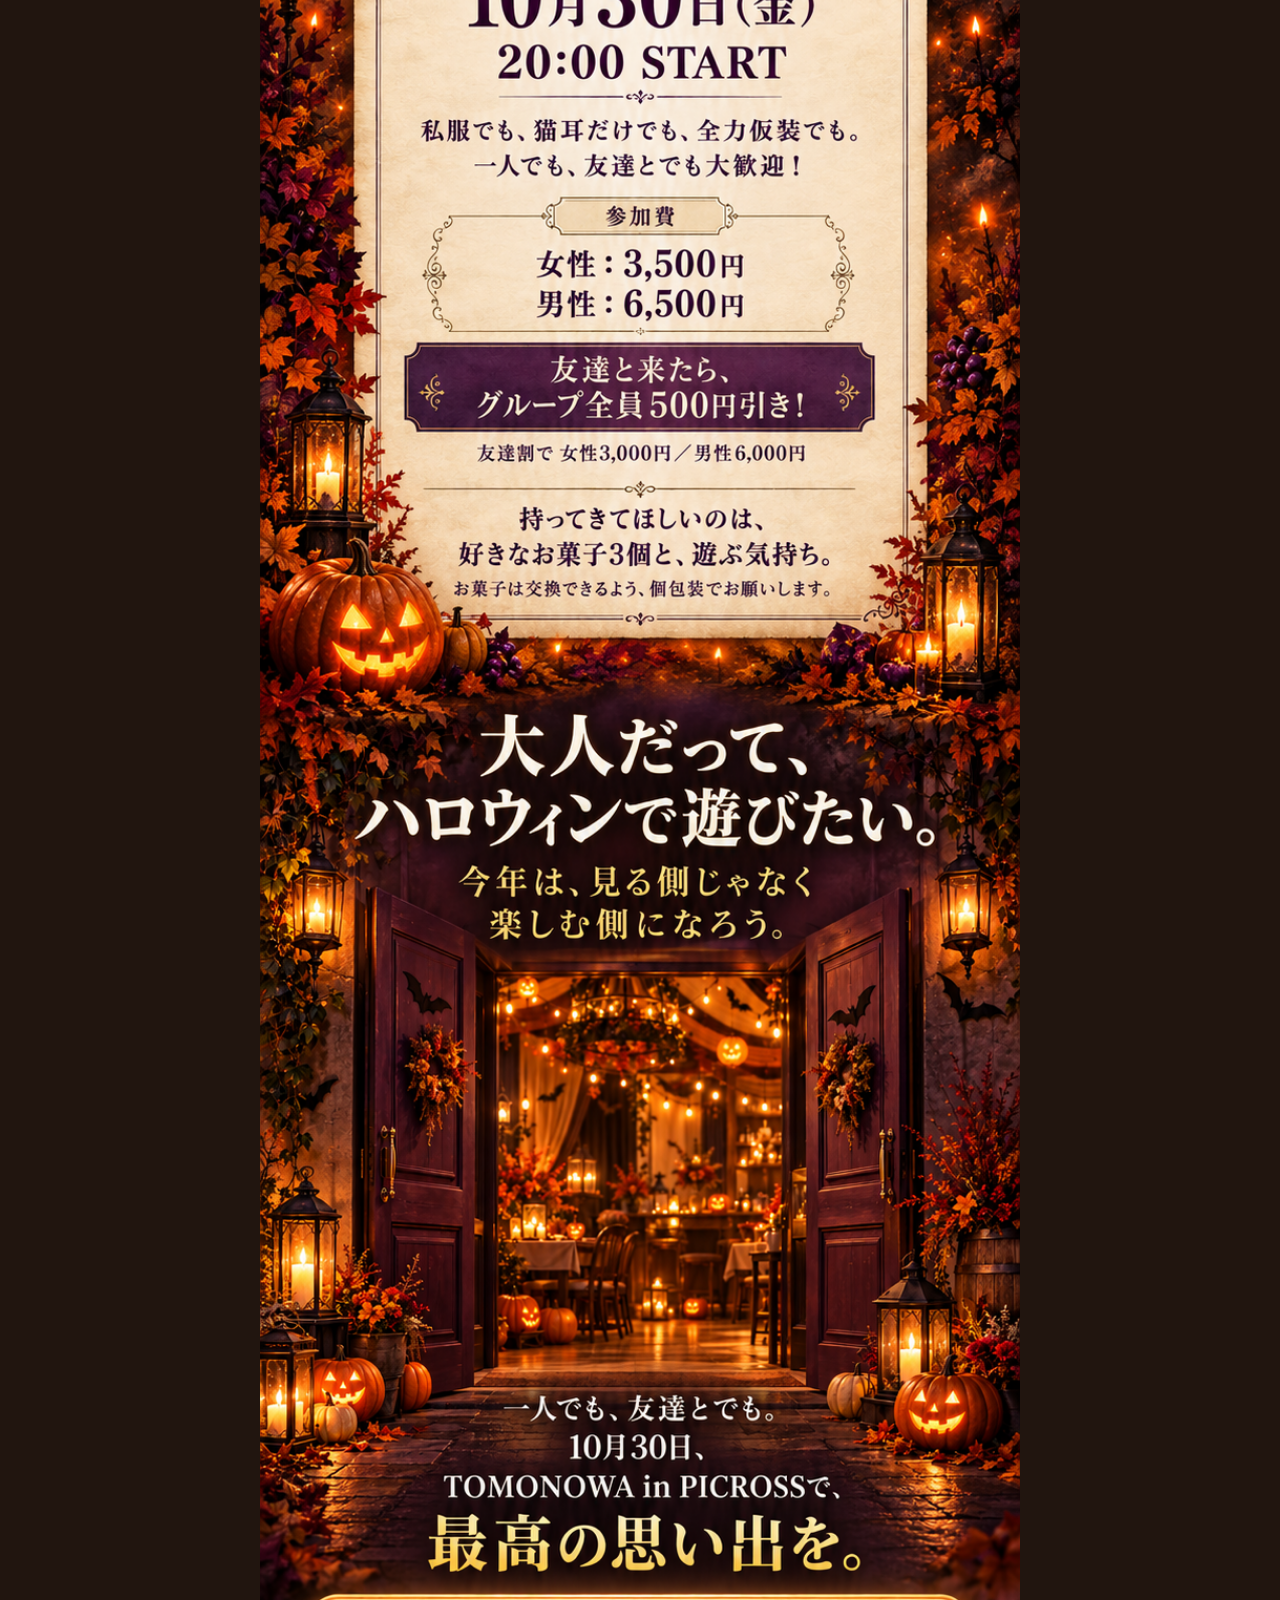
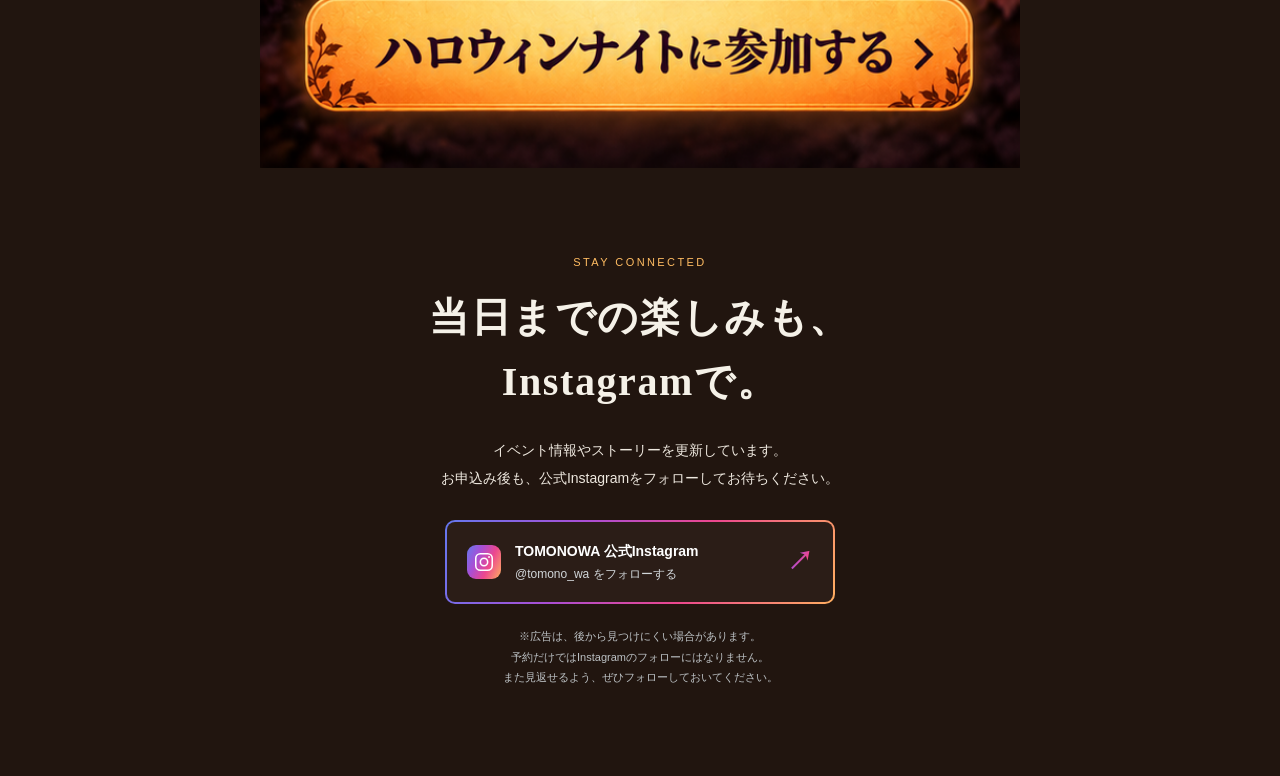
<file: halloween/index.html>
<!doctype html>
<html lang="ja">
  <head>
    <meta charset="utf-8">
    <meta name="viewport" content="width=device-width, initial-scale=1">
    <title>TOMONOWA HALLOWEEN NIGHT in PICROSS｜10月30日</title>
    <meta name="description" content="10月30日20時スタート。大人だってハロウィンで遊びたい。女性3,500円、男性6,500円。友達と来たらグループ全員500円引き。">
    <link rel="stylesheet" href="./styles.css">
    <link rel="stylesheet" href="../instagram-follow.css?v=20261022-3">
    <link rel="canonical" href="https://martech0000.github.io/tomonowa-event-portal/halloween/">
  </head>
  <body>
    <main class="lp" aria-label="TOMONOWA HALLOWEEN NIGHT in PICROSS｜10月30日 landing page">
      <section class="visual-section" aria-label="Sections 1 and 2">
        <img src="./assets/pages-01-02-continuous-v1.png" alt="大人だって、ハロウィンで遊びたい。10月30日金曜日20時スタート。TOMONOWA HALLOWEEN NIGHT in PICROSS。大人になってから、ハロウィン楽しめてなくない？今年は、ちゃんと遊ぼう。" width="724" height="2172" fetchpriority="high" decoding="async">
      </section>

      <section class="visual-section" aria-label="Sections 3 and 4">
        <img src="./assets/pages-03-04-continuous-v1.png" alt="遊びに来る気持ちだけ、持ってきて。私服でも猫耳だけでも全力仮装でも。一人でも友達とでも大歓迎。イベントその1。お菓子を交換して、みんなで乾杯！好きなお菓子を3個持ってきて。" width="724" height="2172" loading="lazy" decoding="async">
      </section>

      <section class="visual-section" aria-label="Sections 5 and 6">
        <img src="./assets/pages-05-06-continuous-v1.png" alt="イベントその2。人生って、思い出の積み重ね。2026年のハロウィンをTOMONOWAのフォトスポットで撮ろう。フォトスペースはイメージです。ハロウィンチャンス。TOMONOWAをフォローし写真を投稿してメンション。確認後DMで次回1,000円OFFクーポンをお届け。" width="724" height="2172" loading="lazy" decoding="async">
      </section>

      <section class="visual-section" aria-label="Sections 7 and 8">
        <img src="./assets/pages-07-08-continuous-v1.png" alt="イベントその3。みんなの投票で決まる仮装大賞。スマホから番号で投票。1位には5,000円分のお食事券。仮装大賞の1位は気になった人をその場で食事に誘えるチャンス。お返事は相手次第、誘うかどうかもあなた次第。" width="729" height="2157" loading="lazy" decoding="async">
      </section>

      <section class="visual-section has-cta" aria-label="Sections 9 and 10">
        <img src="./assets/pages-09-10-continuous-v1.png" alt="10月30日金曜日20時スタート。女性3,500円、男性6,500円。友達と来たらグループ全員500円引き。個包装のお菓子3個をご用意ください。10月30日、TOMONOWA in PICROSSで最高の思い出を。ハロウィンナイトに参加する。" width="724" height="2171" loading="lazy" decoding="async">
        <a class="cta-hit cta-hit--final-primary" href="https://forms.gle/M9L5nNLjK5UML4WR9" aria-label="10月30日ハロウィンナイトの予約フォームを開く"></a>
      </section>
    <section class="instagram-follow instagram-follow--halloween" aria-labelledby="instagram-follow-title">
      <p class="instagram-follow__eyebrow">STAY CONNECTED</p>
      <h2 id="instagram-follow-title">当日までの楽しみも、<br>Instagramで。</h2>
      <p class="instagram-follow__intro">イベント情報やストーリーを更新しています。<br>お申込み後も、公式Instagramを<br class="instagram-follow__mobile">フォローしてお待ちください。</p>
      <a class="instagram-follow__button" href="https://www.instagram.com/tomono_wa/" target="_blank" rel="noopener noreferrer" aria-label="TOMONOWA公式Instagram @tomono_wa を開く（新しいタブ）">
        <svg width="26" height="26" viewBox="0 0 24 24" fill="none" stroke="currentColor" stroke-width="1.7" aria-hidden="true"><rect x="3" y="3" width="18" height="18" rx="5"/><circle cx="12" cy="12" r="4"/><circle cx="17.5" cy="6.5" r="1" fill="currentColor" stroke="none"/></svg>
        <span><strong>TOMONOWA 公式Instagram</strong><small>@tomono_wa をフォローする</small></span>
        <span aria-hidden="true">↗</span>
      </a>
      <p class="instagram-follow__note">※広告は、後から見つけにくい場合があります。<br>予約だけではInstagramのフォローにはなりません。<br>また見返せるよう、ぜひフォローしておいてください。</p>
    </section>
    </main>
  </body>
</html>
</file>
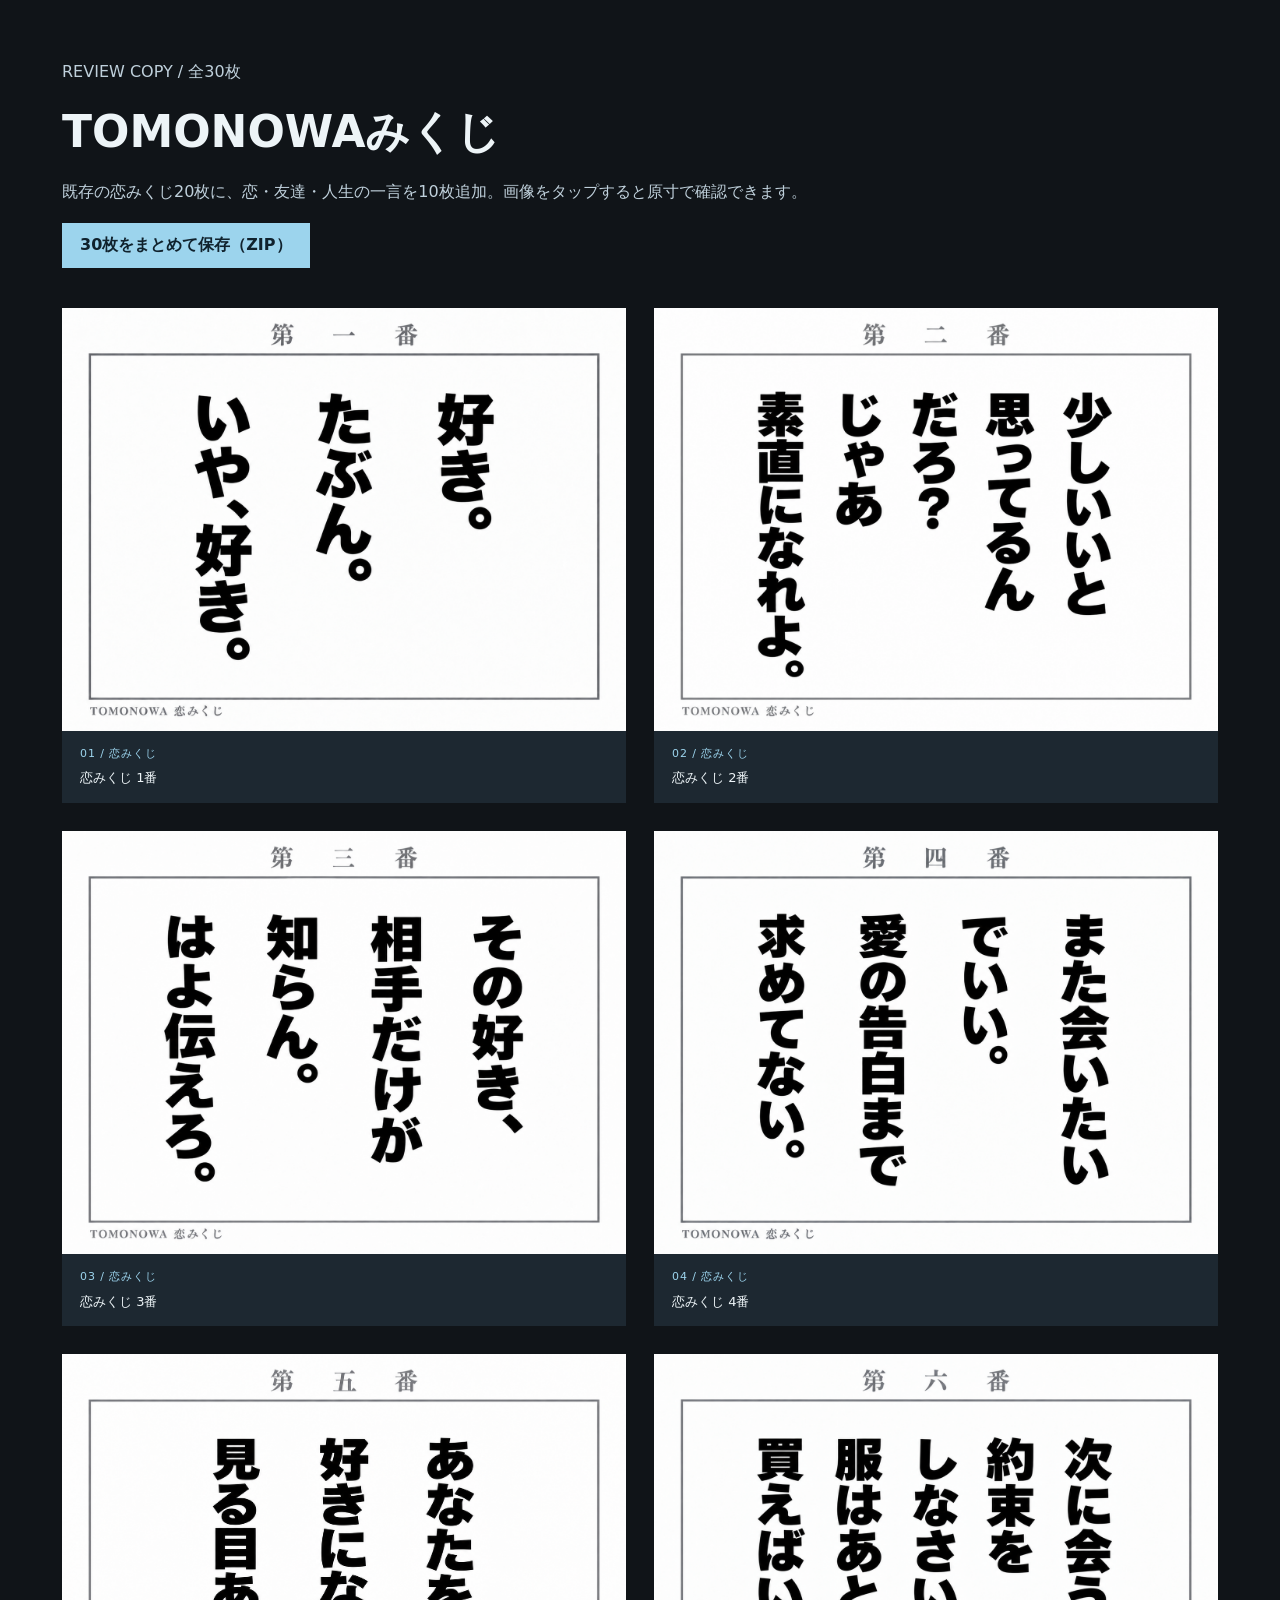
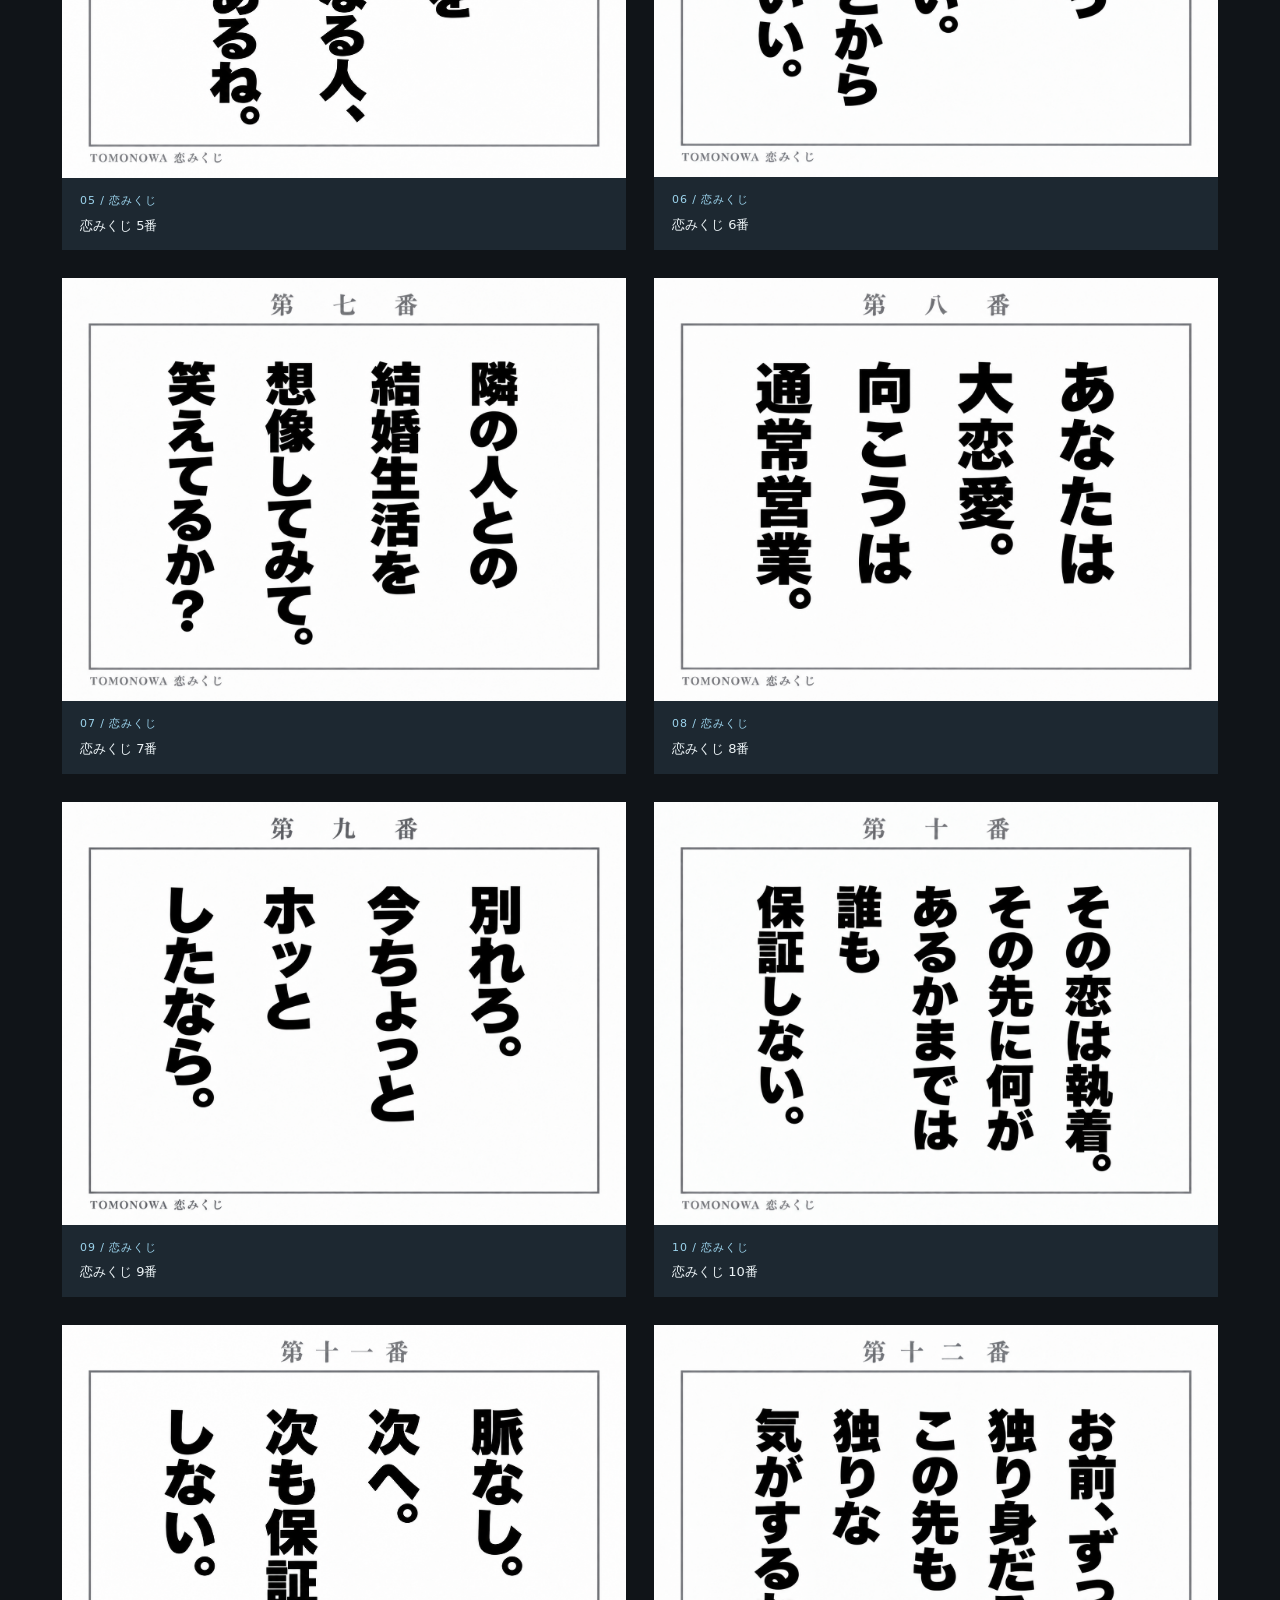
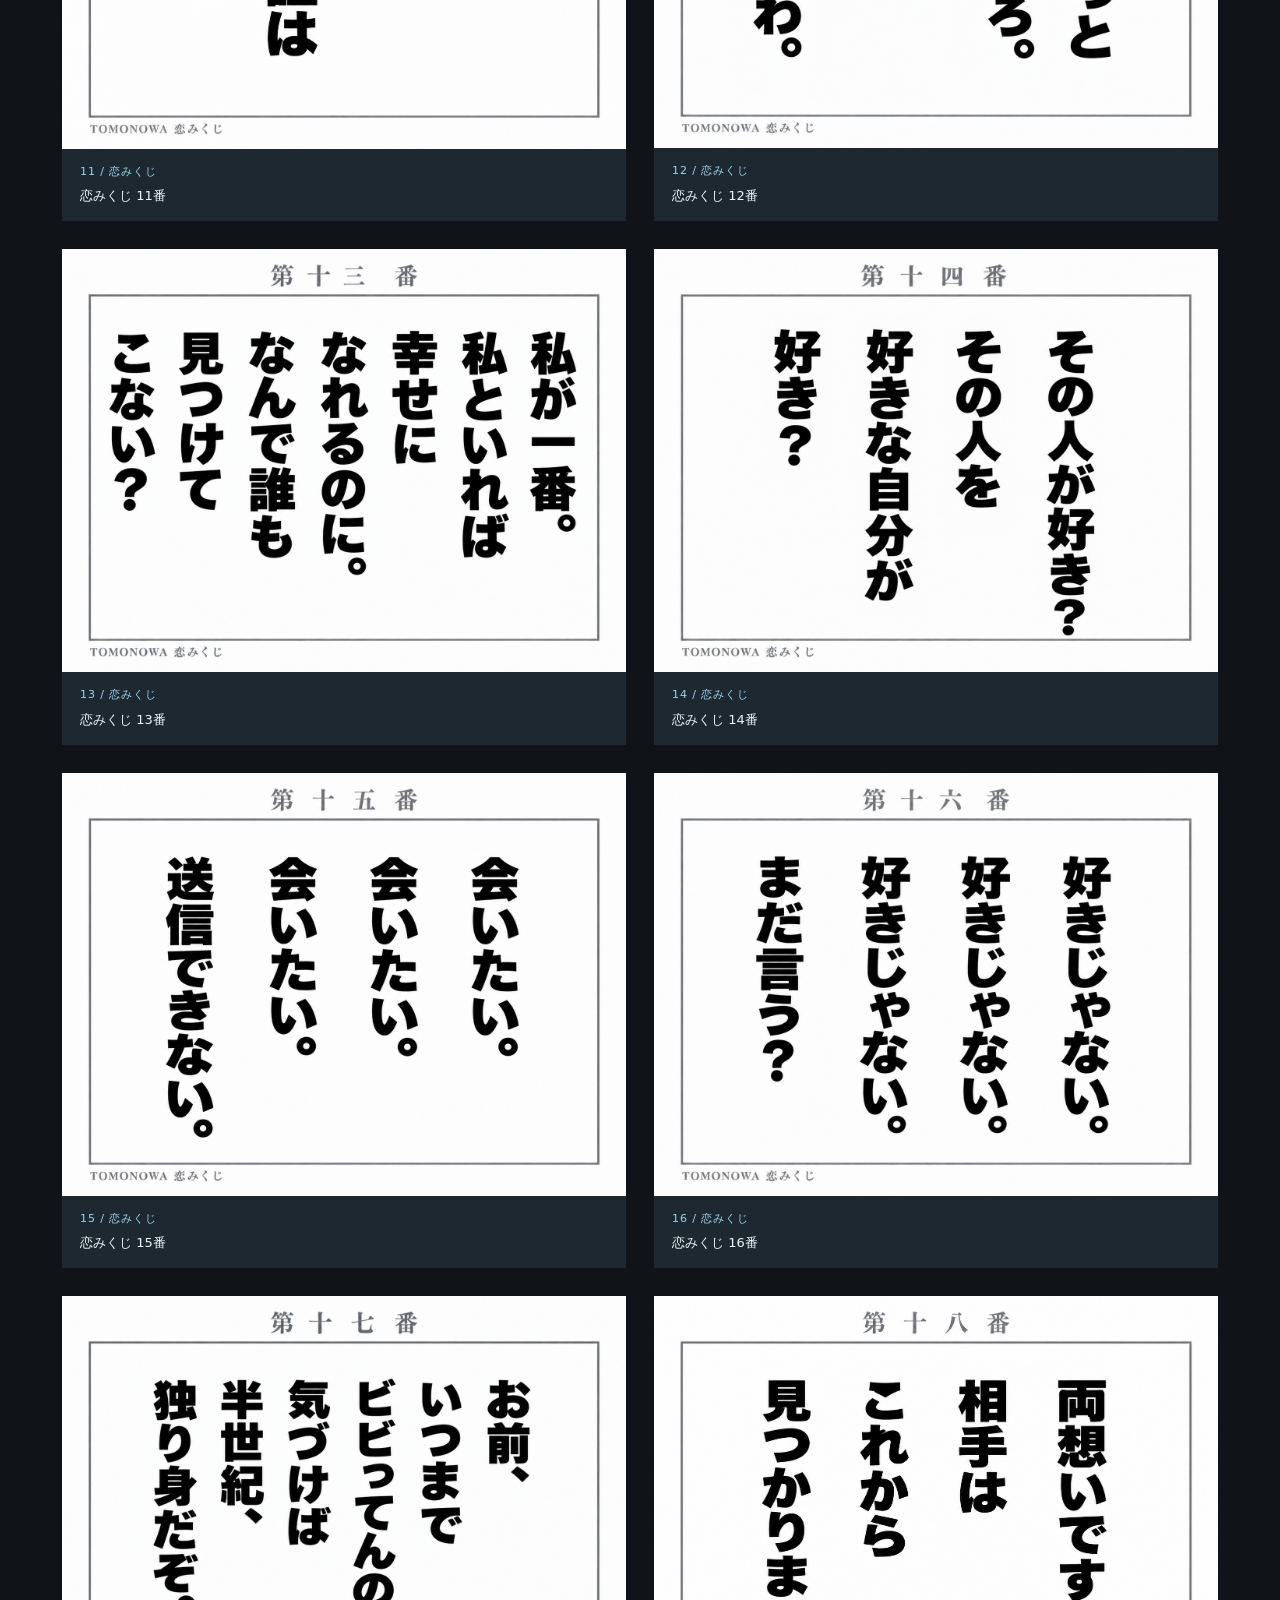
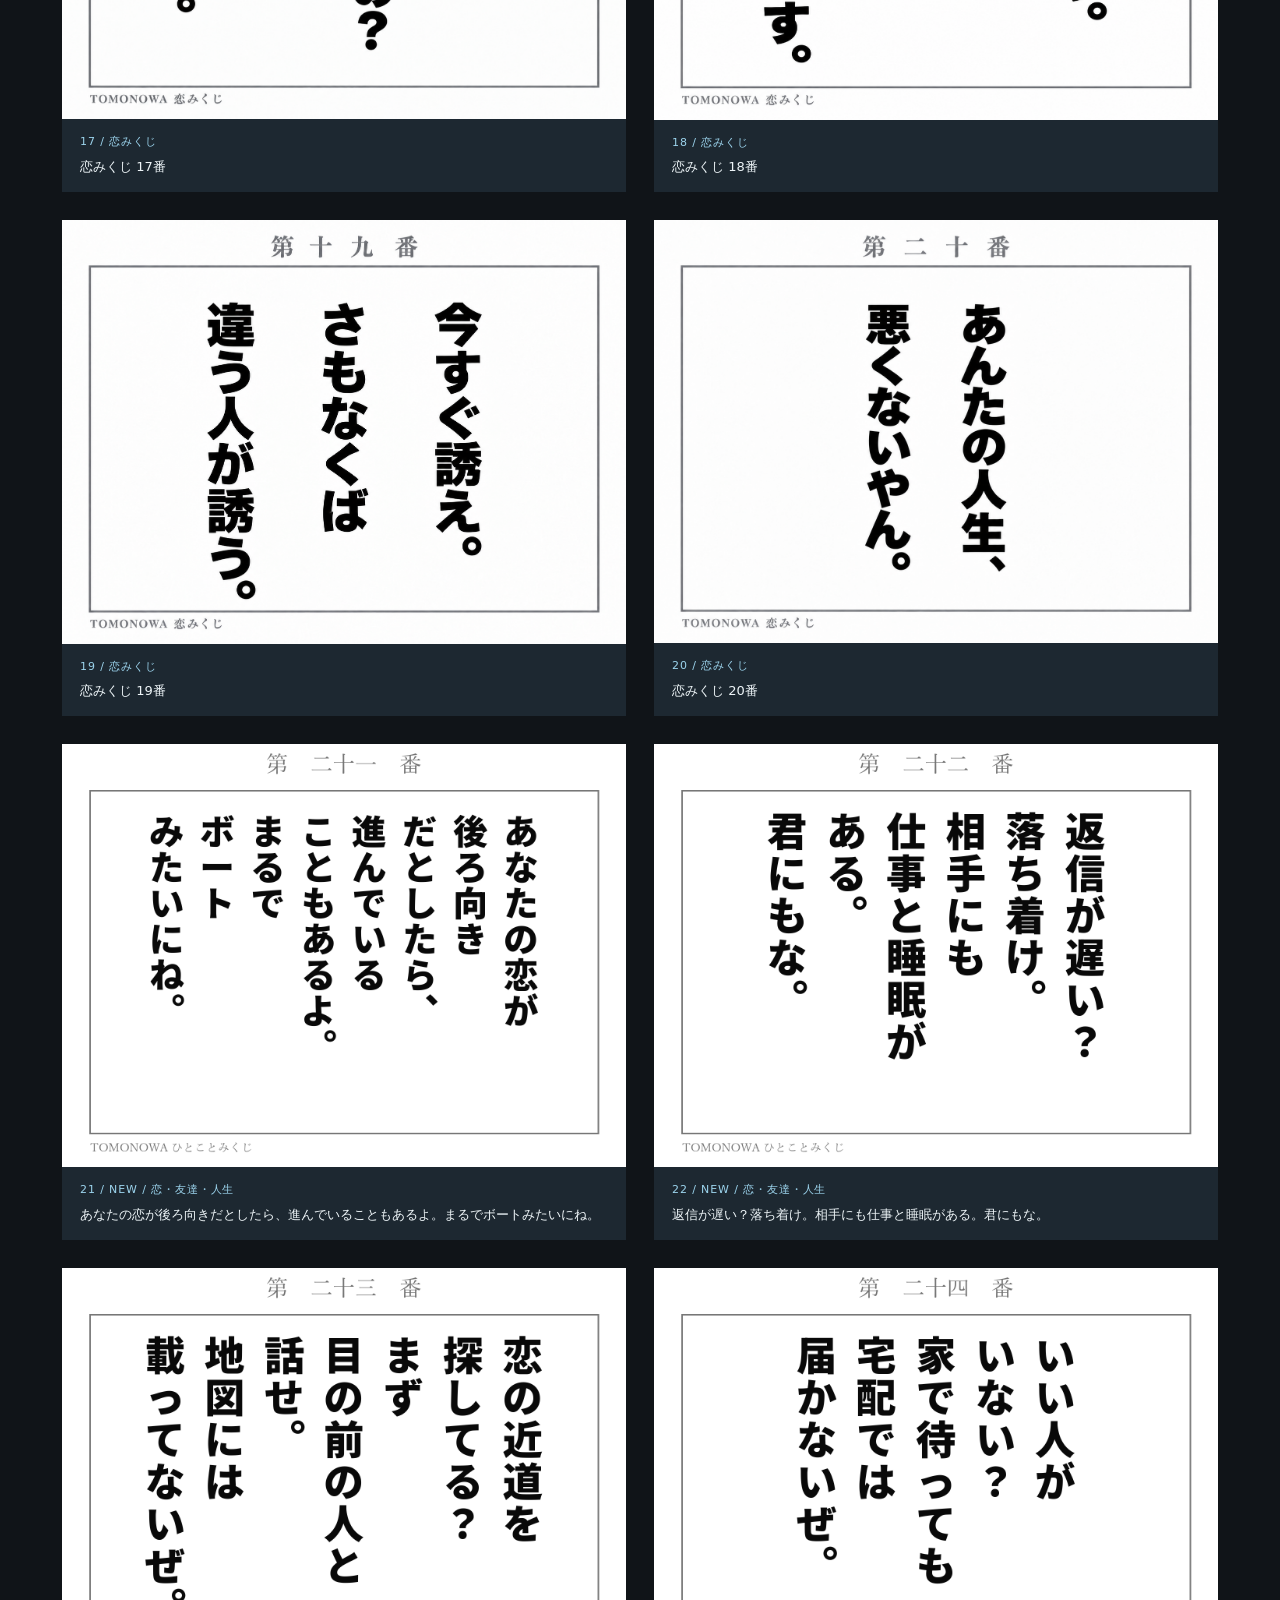
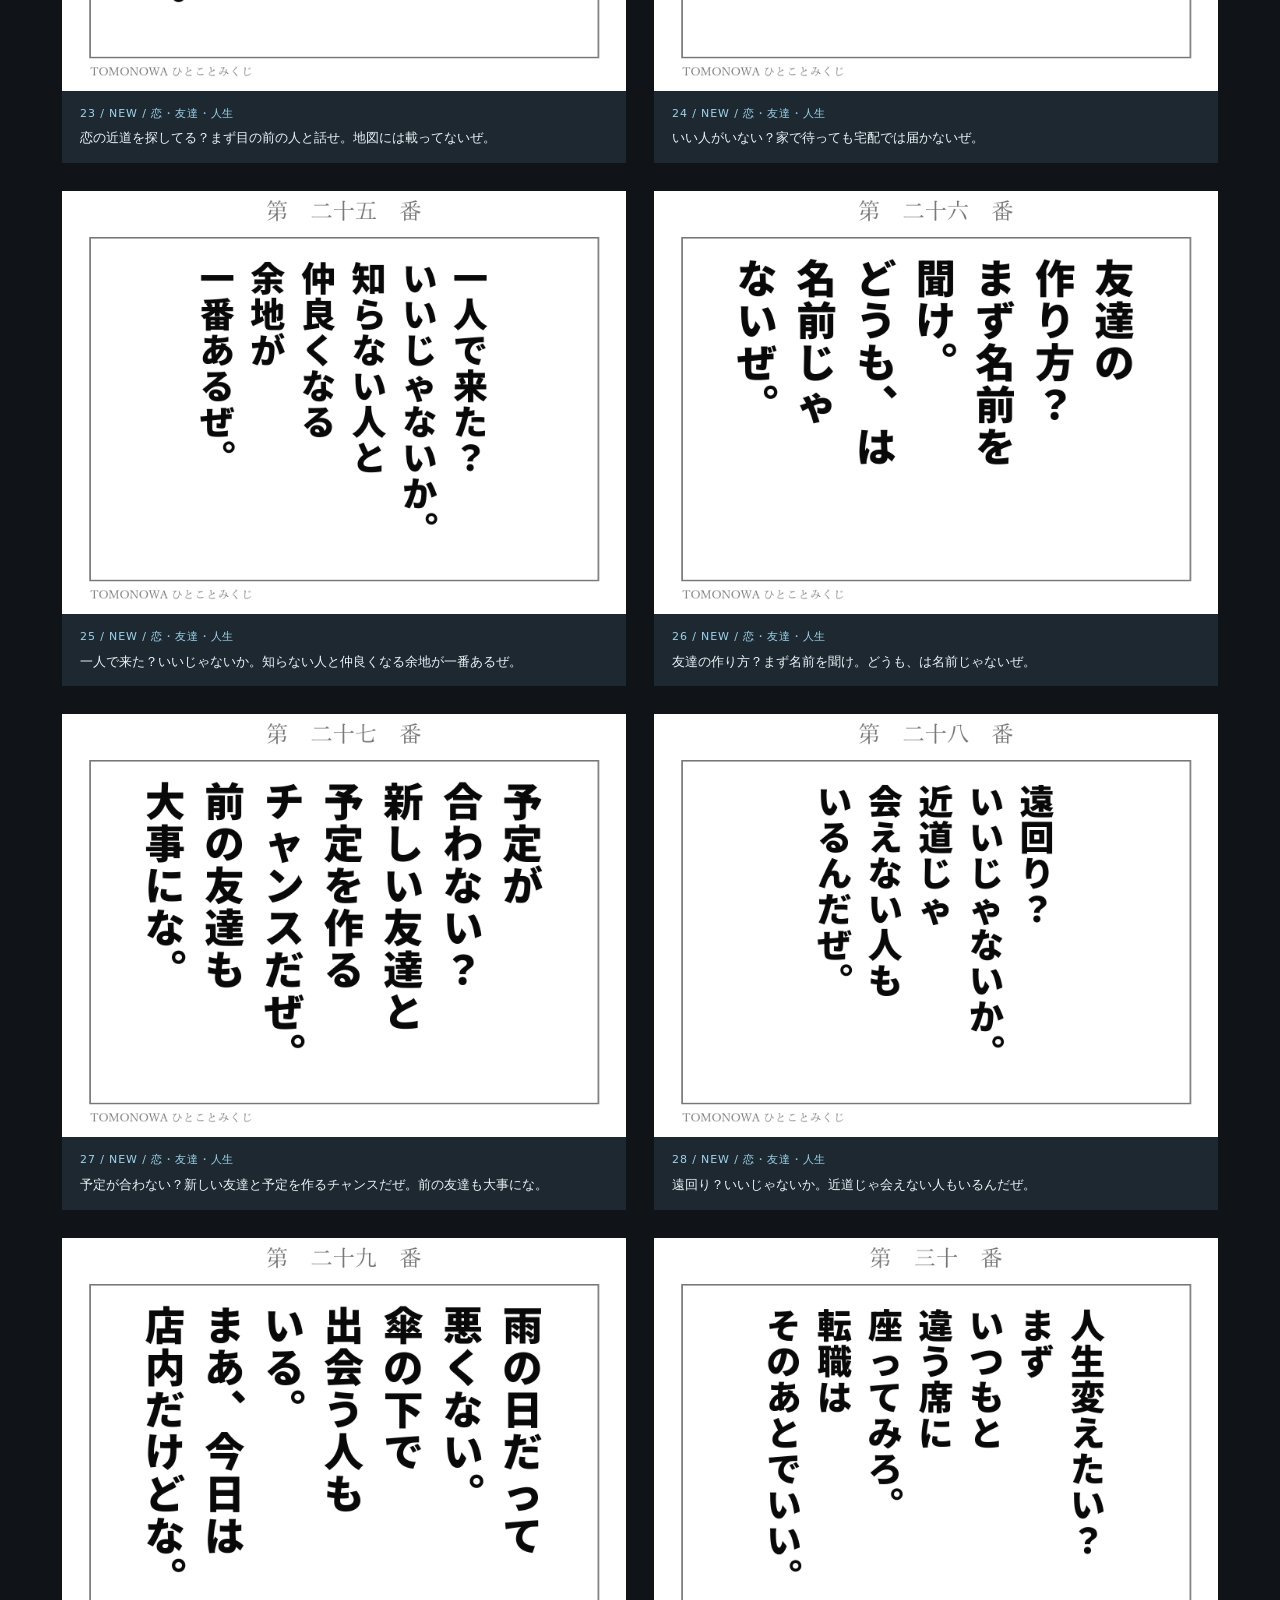
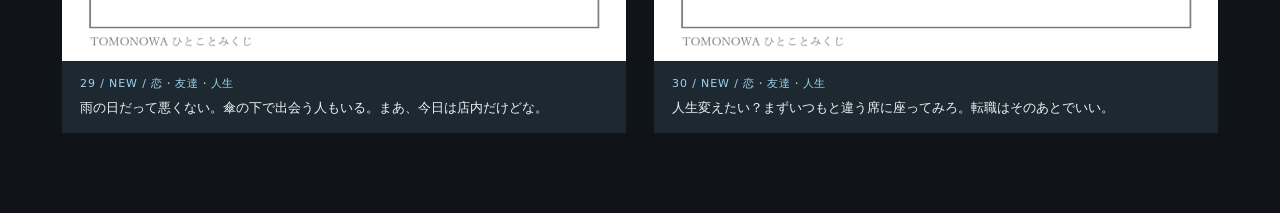
<file: mikuji-preview/index.html>
<!doctype html><html lang="ja"><head><meta charset="utf-8">
<meta name="viewport" content="width=device-width,initial-scale=1">
<meta name="robots" content="noindex,nofollow">
<title>TOMONOWAみくじ｜30枚確認用</title>
<style>*{box-sizing:border-box}body{margin:0;background:#101418;color:#edf4f7;font-family:system-ui,sans-serif}
header{max-width:1200px;margin:auto;padding:42px 22px 20px}a{color:inherit}h1{font-size:clamp(26px,5vw,44px);margin:8px 0 16px}
p{line-height:1.8;color:#bfd0db}header a{display:inline-block;padding:12px 18px;background:#9cd4ed;color:#10222d;text-decoration:none;font-weight:700}
main{max-width:1200px;margin:auto;padding:20px 22px 80px;display:grid;grid-template-columns:repeat(2,minmax(0,1fr));gap:28px}
figure{margin:0;background:#1d2831}img{width:100%;height:auto;display:block}figcaption{padding:14px 18px;line-height:1.6;font-size:13px}
figcaption span{display:block;color:#9cd4ed;font-size:11px;letter-spacing:.08em;margin-bottom:6px}
@media(max-width:700px){main{grid-template-columns:1fr;gap:18px;padding-inline:12px}header{padding-inline:16px}}
</style></head><body><header><p>REVIEW COPY / 全30枚</p><h1>TOMONOWAみくじ</h1>
<p>既存の恋みくじ20枚に、恋・友達・人生の一言を10枚追加。画像をタップすると原寸で確認できます。</p>
<a href="../assets/mikuji/TOMONOWA-mikuji-30.zip?v=short-boat-3" download>30枚をまとめて保存（ZIP）</a></header>
<main><figure><a href="../assets/mikuji/fortune-01.png"><img src="../assets/mikuji/fortune-01.png" alt="恋みくじ 1番" loading="lazy"></a><figcaption><span>01 / 恋みくじ</span>恋みくじ 1番</figcaption></figure>
<figure><a href="../assets/mikuji/fortune-02.png"><img src="../assets/mikuji/fortune-02.png" alt="恋みくじ 2番" loading="lazy"></a><figcaption><span>02 / 恋みくじ</span>恋みくじ 2番</figcaption></figure>
<figure><a href="../assets/mikuji/fortune-03.png"><img src="../assets/mikuji/fortune-03.png" alt="恋みくじ 3番" loading="lazy"></a><figcaption><span>03 / 恋みくじ</span>恋みくじ 3番</figcaption></figure>
<figure><a href="../assets/mikuji/fortune-04.png"><img src="../assets/mikuji/fortune-04.png" alt="恋みくじ 4番" loading="lazy"></a><figcaption><span>04 / 恋みくじ</span>恋みくじ 4番</figcaption></figure>
<figure><a href="../assets/mikuji/fortune-05.png"><img src="../assets/mikuji/fortune-05.png" alt="恋みくじ 5番" loading="lazy"></a><figcaption><span>05 / 恋みくじ</span>恋みくじ 5番</figcaption></figure>
<figure><a href="../assets/mikuji/fortune-06.png"><img src="../assets/mikuji/fortune-06.png" alt="恋みくじ 6番" loading="lazy"></a><figcaption><span>06 / 恋みくじ</span>恋みくじ 6番</figcaption></figure>
<figure><a href="../assets/mikuji/fortune-07.png"><img src="../assets/mikuji/fortune-07.png" alt="恋みくじ 7番" loading="lazy"></a><figcaption><span>07 / 恋みくじ</span>恋みくじ 7番</figcaption></figure>
<figure><a href="../assets/mikuji/fortune-08.png"><img src="../assets/mikuji/fortune-08.png" alt="恋みくじ 8番" loading="lazy"></a><figcaption><span>08 / 恋みくじ</span>恋みくじ 8番</figcaption></figure>
<figure><a href="../assets/mikuji/fortune-09.png"><img src="../assets/mikuji/fortune-09.png" alt="恋みくじ 9番" loading="lazy"></a><figcaption><span>09 / 恋みくじ</span>恋みくじ 9番</figcaption></figure>
<figure><a href="../assets/mikuji/fortune-10.png"><img src="../assets/mikuji/fortune-10.png" alt="恋みくじ 10番" loading="lazy"></a><figcaption><span>10 / 恋みくじ</span>恋みくじ 10番</figcaption></figure>
<figure><a href="../assets/mikuji/fortune-11.png"><img src="../assets/mikuji/fortune-11.png" alt="恋みくじ 11番" loading="lazy"></a><figcaption><span>11 / 恋みくじ</span>恋みくじ 11番</figcaption></figure>
<figure><a href="../assets/mikuji/fortune-12.png"><img src="../assets/mikuji/fortune-12.png" alt="恋みくじ 12番" loading="lazy"></a><figcaption><span>12 / 恋みくじ</span>恋みくじ 12番</figcaption></figure>
<figure><a href="../assets/mikuji/fortune-13.png"><img src="../assets/mikuji/fortune-13.png" alt="恋みくじ 13番" loading="lazy"></a><figcaption><span>13 / 恋みくじ</span>恋みくじ 13番</figcaption></figure>
<figure><a href="../assets/mikuji/fortune-14.png"><img src="../assets/mikuji/fortune-14.png" alt="恋みくじ 14番" loading="lazy"></a><figcaption><span>14 / 恋みくじ</span>恋みくじ 14番</figcaption></figure>
<figure><a href="../assets/mikuji/fortune-15.png"><img src="../assets/mikuji/fortune-15.png" alt="恋みくじ 15番" loading="lazy"></a><figcaption><span>15 / 恋みくじ</span>恋みくじ 15番</figcaption></figure>
<figure><a href="../assets/mikuji/fortune-16.png"><img src="../assets/mikuji/fortune-16.png" alt="恋みくじ 16番" loading="lazy"></a><figcaption><span>16 / 恋みくじ</span>恋みくじ 16番</figcaption></figure>
<figure><a href="../assets/mikuji/fortune-17.png"><img src="../assets/mikuji/fortune-17.png" alt="恋みくじ 17番" loading="lazy"></a><figcaption><span>17 / 恋みくじ</span>恋みくじ 17番</figcaption></figure>
<figure><a href="../assets/mikuji/fortune-18.png"><img src="../assets/mikuji/fortune-18.png" alt="恋みくじ 18番" loading="lazy"></a><figcaption><span>18 / 恋みくじ</span>恋みくじ 18番</figcaption></figure>
<figure><a href="../assets/mikuji/fortune-19.png"><img src="../assets/mikuji/fortune-19.png" alt="恋みくじ 19番" loading="lazy"></a><figcaption><span>19 / 恋みくじ</span>恋みくじ 19番</figcaption></figure>
<figure><a href="../assets/mikuji/fortune-20.png"><img src="../assets/mikuji/fortune-20.png" alt="恋みくじ 20番" loading="lazy"></a><figcaption><span>20 / 恋みくじ</span>恋みくじ 20番</figcaption></figure>
<figure><a href="../assets/mikuji/fortune-21.png?v=short-boat-3"><img src="../assets/mikuji/fortune-21.png?v=short-boat-3" alt="あなたの恋が後ろ向きだとしたら、進んでいることもあるよ。まるでボートみたいにね。" loading="lazy"></a><figcaption><span>21 / NEW / 恋・友達・人生</span>あなたの恋が後ろ向きだとしたら、進んでいることもあるよ。まるでボートみたいにね。</figcaption></figure>
<figure><a href="../assets/mikuji/fortune-22.png?v=vertical-punctuation-2"><img src="../assets/mikuji/fortune-22.png?v=vertical-punctuation-2" alt="返信が遅い？落ち着け。相手にも仕事と睡眠がある。君にもな。" loading="lazy"></a><figcaption><span>22 / NEW / 恋・友達・人生</span>返信が遅い？落ち着け。相手にも仕事と睡眠がある。君にもな。</figcaption></figure>
<figure><a href="../assets/mikuji/fortune-23.png?v=vertical-punctuation-2"><img src="../assets/mikuji/fortune-23.png?v=vertical-punctuation-2" alt="恋の近道を探してる？まず目の前の人と話せ。地図には載ってないぜ。" loading="lazy"></a><figcaption><span>23 / NEW / 恋・友達・人生</span>恋の近道を探してる？まず目の前の人と話せ。地図には載ってないぜ。</figcaption></figure>
<figure><a href="../assets/mikuji/fortune-24.png?v=vertical-punctuation-2"><img src="../assets/mikuji/fortune-24.png?v=vertical-punctuation-2" alt="いい人がいない？家で待っても宅配では届かないぜ。" loading="lazy"></a><figcaption><span>24 / NEW / 恋・友達・人生</span>いい人がいない？家で待っても宅配では届かないぜ。</figcaption></figure>
<figure><a href="../assets/mikuji/fortune-25.png?v=vertical-punctuation-2"><img src="../assets/mikuji/fortune-25.png?v=vertical-punctuation-2" alt="一人で来た？いいじゃないか。知らない人と仲良くなる余地が一番あるぜ。" loading="lazy"></a><figcaption><span>25 / NEW / 恋・友達・人生</span>一人で来た？いいじゃないか。知らない人と仲良くなる余地が一番あるぜ。</figcaption></figure>
<figure><a href="../assets/mikuji/fortune-26.png?v=vertical-punctuation-2"><img src="../assets/mikuji/fortune-26.png?v=vertical-punctuation-2" alt="友達の作り方？まず名前を聞け。どうも、は名前じゃないぜ。" loading="lazy"></a><figcaption><span>26 / NEW / 恋・友達・人生</span>友達の作り方？まず名前を聞け。どうも、は名前じゃないぜ。</figcaption></figure>
<figure><a href="../assets/mikuji/fortune-27.png?v=vertical-punctuation-2"><img src="../assets/mikuji/fortune-27.png?v=vertical-punctuation-2" alt="予定が合わない？新しい友達と予定を作るチャンスだぜ。前の友達も大事にな。" loading="lazy"></a><figcaption><span>27 / NEW / 恋・友達・人生</span>予定が合わない？新しい友達と予定を作るチャンスだぜ。前の友達も大事にな。</figcaption></figure>
<figure><a href="../assets/mikuji/fortune-28.png?v=vertical-punctuation-2"><img src="../assets/mikuji/fortune-28.png?v=vertical-punctuation-2" alt="遠回り？いいじゃないか。近道じゃ会えない人もいるんだぜ。" loading="lazy"></a><figcaption><span>28 / NEW / 恋・友達・人生</span>遠回り？いいじゃないか。近道じゃ会えない人もいるんだぜ。</figcaption></figure>
<figure><a href="../assets/mikuji/fortune-29.png?v=vertical-punctuation-2"><img src="../assets/mikuji/fortune-29.png?v=vertical-punctuation-2" alt="雨の日だって悪くない。傘の下で出会う人もいる。まあ、今日は店内だけどな。" loading="lazy"></a><figcaption><span>29 / NEW / 恋・友達・人生</span>雨の日だって悪くない。傘の下で出会う人もいる。まあ、今日は店内だけどな。</figcaption></figure>
<figure><a href="../assets/mikuji/fortune-30.png?v=vertical-punctuation-2"><img src="../assets/mikuji/fortune-30.png?v=vertical-punctuation-2" alt="人生変えたい？まずいつもと違う席に座ってみろ。転職はそのあとでいい。" loading="lazy"></a><figcaption><span>30 / NEW / 恋・友達・人生</span>人生変えたい？まずいつもと違う席に座ってみろ。転職はそのあとでいい。</figcaption></figure></main></body></html>
</file>
<file: renewal.css>
:root{--paper:#f6f3ec;--white:#fffefb;--green:#233c32;--deep:#182d25;--ink:#25362e;--muted:#6a7169;--line:#d6d8cc;--lime:#dfe7b9;--gold:#b69b69;--serif:'Shippori Mincho',serif;--sans:'Noto Sans JP',sans-serif;--eng:'DM Sans',sans-serif}
*{box-sizing:border-box}html{scroll-behavior:smooth;scroll-padding-top:24px}body{margin:0;background:var(--paper);color:var(--ink);font:14px/1.9 var(--sans);-webkit-font-smoothing:antialiased}a{color:inherit;text-decoration:none}button,a,summary{-webkit-tap-highlight-color:transparent}img{display:block;width:100%;object-fit:cover}figure,p,h1,h2,h3{margin:0}a:focus-visible,summary:focus-visible{outline:3px solid #b78a41;outline-offset:6px}::selection{background:var(--lime);color:var(--deep)}.skip-link{position:fixed;top:-100px;left:20px;z-index:99;padding:12px;background:white}.skip-link:focus{top:16px}
.nav{position:absolute;z-index:5;inset:0 0 auto;display:flex;justify-content:space-between;align-items:center;padding:27px 5%;color:#fff;border-bottom:1px solid #ffffff26}.nav-brand{font:500 22px/1 var(--eng);letter-spacing:.16em}.nav-brand span{display:block;margin-top:10px;font-size:8px;letter-spacing:.17em}.nav nav{display:flex;gap:32px;align-items:center;font-size:12px}.nav-cta{padding:10px 18px;border:1px solid #ffffff80}.nav-cta span{margin-left:20px}.nav nav>a:hover{color:var(--lime)}
.hero{position:relative;display:flex;align-items:flex-end;min-height:780px;overflow:hidden;padding:260px max(54px,calc((100vw - 1120px)/2)) 82px;color:#fff}.hero-photo,.hero-overlay{position:absolute;inset:0;width:100%;height:100%}.hero-photo{object-fit:cover;object-position:65% 0}.hero-overlay{background:linear-gradient(90deg,rgba(0,0,0,.79),rgba(0,0,0,.47) 48%,rgba(0,0,0,.14)),linear-gradient(0deg,rgba(0,0,0,.7),transparent 61%)}.hero-logo{position:absolute;z-index:2;top:114px;left:max(54px,calc((100vw - 1120px)/2));width:190px;filter:drop-shadow(0 4px 12px #0007)}.hero-content{position:relative;z-index:1;max-width:650px}.eyebrow{font:500 11px/1.5 var(--eng);letter-spacing:.17em;color:var(--muted);margin-bottom:25px}.eyebrow.light{color:#ddd8c4}.hero h1{font:500 clamp(44px,5.4vw,76px)/1.38 var(--serif);letter-spacing:.01em}.hero .eyebrow{font-size:9px;margin-bottom:19px}.hero-lead{font-size:14px;margin-top:23px;line-height:2}.button{display:flex;align-items:center;justify-content:space-between;gap:28px;min-height:58px;padding:16px 24px;font-size:14px;font-weight:600;transition:background .2s,transform .2s}.button:hover{transform:translateY(-3px)}.button span{font:24px var(--eng)}.button-cream{background:var(--paper);color:var(--green)}.button-cream:hover{background:var(--lime)}.hero .button{max-width:355px;margin-top:30px}.hero-meta{margin-top:16px;font-size:10px;letter-spacing:.05em;color:#e6dfce;display:flex;align-items:center;gap:14px}.hero-meta i{display:block;width:3px;height:3px;background:currentColor;border-radius:50%}.hero-side{position:absolute;right:42px;top:40%;writing-mode:vertical-rl;font:10px var(--eng);letter-spacing:.24em}.hero-scroll{position:absolute;right:5%;bottom:45px;font:9px var(--eng);letter-spacing:.15em;display:flex;align-items:center;gap:22px}.hero-scroll span{font-size:22px}
.next-event{display:flex;align-items:center;gap:34px;min-height:103px;padding:20px max(54px,calc((100vw - 1120px)/2));background:var(--green);color:var(--paper)}.next-label{display:flex;align-items:center;gap:10px;font:11px var(--eng);letter-spacing:.12em;white-space:nowrap}.live-dot{width:6px;height:6px;border-radius:50%;background:var(--lime)}.next-date{font:40px/1 var(--eng);letter-spacing:-.03em;white-space:nowrap}.next-date small{font-size:12px;letter-spacing:.05em}.next-info{font:13px/1.8 var(--eng);padding-left:28px;border-left:1px solid #ffffff36}.next-info span{display:block;font:11px var(--sans);margin-top:4px}.next-action{margin-left:auto;font-size:12px;white-space:nowrap}.next-action b{display:inline-flex;align-items:center;justify-content:center;margin-left:22px;border:1px solid #ffffff55;border-radius:50%;width:38px;height:38px;font-size:20px;font-weight:400}.next-event:hover{background:#304d40}
.section{padding:115px max(54px,calc((100vw - 1120px)/2))}h2{font:500 clamp(30px,3.4vw,48px)/1.65 var(--serif);letter-spacing:.025em}.about{display:grid;grid-template-columns:.9fr 1.1fr;gap:8%;align-items:center;padding-top:130px;padding-bottom:150px}.about-copy>p:not(.eyebrow){margin-top:25px;font-size:13px;line-height:2.2;color:#59645a}.text-link{display:inline-flex;justify-content:space-between;gap:45px;align-items:center;font-size:12px;font-weight:600;border-bottom:1px solid var(--ink);padding:10px 0;margin-top:21px}.text-link span{font-size:22px}.text-link:hover{opacity:.7}.about-visual{position:relative;padding-bottom:100px}.connection-photo{position:relative;z-index:1}.connection-photo img{aspect-ratio:1.21;object-position:48% center;border-radius:170px 170px 0 0;height:auto}.connection-photo figcaption,.cheers-photo figcaption{font-size:9px;color:#6a7169;margin-top:8px}.cheers-photo{position:absolute;z-index:2;width:40%;right:-20px;bottom:-22px;transform:rotate(7deg);padding:9px 9px 16px;background:#fffdf7;box-shadow:0 14px 32px #27332717}.cheers-photo img{aspect-ratio:.82;height:auto}.cheers-photo figcaption{font-size:8px}.hand-note{position:absolute;bottom:10px;left:12px;font:italic 30px/1.25 var(--serif);color:#6a7a54;transform:rotate(-9deg)}.orbit-mark{position:absolute;width:200px;height:200px;left:-68px;top:-45px}.orbit-mark i{position:absolute;inset:0;border:1px solid #9ca67f;border-radius:50%}.orbit-mark i:nth-child(2){transform:translateX(32px)}.orbit-mark i:nth-child(3){transform:translateY(30px)}.word-ribbon{display:flex;justify-content:center;align-items:center;gap:45px;padding:21px;overflow:hidden;border-block:1px solid #c4ccb5;color:#6f7d58;background:#e9eddb;font:500 14px var(--eng);letter-spacing:.13em;white-space:nowrap}.word-ribbon i{font-size:30px;font-style:normal}
.events{background:#eeefe5}.section-heading{display:flex;justify-content:space-between;align-items:end;gap:28px}.section-heading .eyebrow{margin-bottom:15px}.section-heading>p{font-size:12px;color:var(--muted)}.month-label{font:14px var(--eng)!important;letter-spacing:.15em;text-align:right}.month-label span{display:block;margin-top:10px;font-size:40px;font-weight:400;letter-spacing:-.04em}.campaign{position:relative;display:flex;align-items:center;justify-content:space-between;overflow:hidden;gap:30px;padding:30px 40px;background:#e1e6cd;border:1px solid #bec8a6;margin-top:40px}.campaign-tag{font-size:10px;display:inline-block;background:var(--green);color:white;padding:3px 12px}.campaign h3{font:500 23px/1.65 var(--serif);margin-top:10px}.campaign-price{position:relative;z-index:1;display:grid;grid-template-columns:1fr 1fr;column-gap:32px}.campaign-price>div{display:grid;grid-template-columns:auto auto;column-gap:14px;align-items:center}.campaign-price span{font-size:12px}.campaign-price del{font:13px var(--eng);color:#656d5a}.campaign-price strong{grid-column:1/-1;font:500 40px/1.3 var(--eng);letter-spacing:-.055em}.campaign-price p{grid-column:1/-1;margin-top:8px;font-size:10px}.campaign-star{position:absolute;right:270px;top:-26px;font:170px/1 var(--eng);color:#b9c794;opacity:.25;transform:rotate(16deg)}.booking-guide{display:flex;justify-content:space-between;margin:29px 0 20px;font-size:13px}.booking-guide span{font-size:11px;color:var(--muted)}.event-grid{display:grid;grid-template-columns:1fr 1fr;gap:26px}.event-card{background:var(--white);border:1px solid #cbd0bf;position:relative}.ticket-top{display:flex;align-items:center;justify-content:space-between;padding:15px 29px;border-bottom:1px solid #e1e4d8}.event-status{font-size:11px;color:#556047}.featured .event-status{color:var(--green);font-weight:700}.featured .event-status:before{content:'';display:inline-block;width:6px;height:6px;background:#678242;border-radius:50%;margin-right:7px}.ticket-id{font:9px var(--eng);letter-spacing:.12em;color:#7b826e}.ticket-body{padding:25px 29px}.event-date{display:flex;align-items:center;gap:24px}.event-date time{font:500 clamp(48px,5vw,68px)/1 var(--eng);letter-spacing:-.07em}.event-date time span{color:#98a57a}.event-date>span{font:11px/1.8 var(--eng);letter-spacing:.08em}.event-card h3{font:500 16px var(--eng);letter-spacing:.12em;margin-top:25px}.event-copy{font-size:12px;margin-top:10px;color:#5e695b}.event-tags{display:flex;gap:8px;margin-top:22px}.event-tags span{padding:4px 9px;border:1px solid #e0e3d6;font-size:10px}.price-row{display:flex;align-items:end;gap:26px;margin-top:28px;padding-top:21px;border-top:1px solid #e0e3d6}.price-row small{font-size:10px;display:block}.price-row strong{font:500 31px var(--eng);letter-spacing:-.04em}.price-row>span{margin-left:auto;font-size:9px;line-height:1.8;text-align:right;color:#677055}.ticket-bottom{position:relative;padding:23px 29px 20px;border-top:1px dashed #c6cdba}.ticket-bottom:before,.ticket-bottom:after{content:'';position:absolute;top:-9px;width:18px;height:18px;background:#eeefe5;border:1px solid #cbd0bf;border-radius:50%}.ticket-bottom:before{left:-10px;border-left-color:#eeefe5}.ticket-bottom:after{right:-10px;border-right-color:#eeefe5}.button-green{background:var(--green);color:#fff}.button-green:hover{background:#385441}.ticket-bottom>small{display:block;text-align:center;font-size:9px;margin-top:10px;color:#737b6b}.past-events{margin-top:28px;border-block:1px solid #cbd0bd;font-size:11px}.past-events summary{display:flex;justify-content:space-between;cursor:pointer;list-style:none;padding:17px 0}.past-events summary span{font-size:16px}.past-events>div{display:flex;justify-content:space-between;gap:15px;padding:15px 0 22px;color:var(--muted)}
.experience{display:grid;grid-template-columns:1fr 1fr;background:var(--green);color:var(--paper)}.experience-image{position:relative;min-height:750px;overflow:hidden}.experience-image>img{height:100%;position:absolute;inset:0;object-position:center}.experience-image:after{position:absolute;inset:45% 0 0;content:'';background:linear-gradient(transparent,#0007)}.image-note{position:absolute;right:20px;top:20px;color:white;background:#0008;padding:4px 8px;font-size:9px}.photo-lettering{position:absolute;z-index:1;bottom:50px;left:12%;font:italic clamp(35px,4vw,58px)/1.2 var(--serif);color:#fff4d9;transform:rotate(-7deg)}.experience-copy{padding:80px clamp(40px,6vw,105px)}.experience-copy h2{font-size:clamp(31px,3vw,43px)}.experience-lead{font-size:12px;color:#d4dbcd;margin-top:24px;margin-bottom:27px}.promise{display:flex;gap:22px;padding:21px 0;border-top:1px solid #ffffff26}.promise>span{color:#c4cfa6;font:13px var(--eng);padding-top:7px}.promise h3{font:500 19px/1.7 var(--serif);margin-bottom:7px}.promise p{font-size:12px;color:#d4dbcd;line-height:1.9}.light-link{color:var(--lime);border-color:#aab89a;font-size:11px}
.flow{background:var(--white)}.flow h2{font-size:38px}.flow-grid{display:grid;grid-template-columns:repeat(3,1fr);gap:50px;list-style:none;padding:0;margin:45px 0 0}.flow-grid li{border-top:1px solid var(--line);padding-top:22px}.step-no{display:flex;justify-content:space-between;align-items:center;font:40px var(--eng);color:#889777}.step-no i{font-size:23px;font-style:normal}.flow h3{font:500 24px var(--serif);margin:23px 0 15px}.flow li p{font-size:12px;color:#6a7367;line-height:2}
.venue{display:grid;grid-template-columns:1.05fr 1fr;background:#e4e7d7}.venue figure{position:relative;min-height:600px}.venue figure img{position:absolute;height:100%;inset:0;object-position:65% center}.venue figcaption{position:absolute;bottom:20px;left:25px;color:white;background:#122017aa;font:10px var(--eng);padding:6px 10px;letter-spacing:.08em}.venue-copy{padding:65px clamp(40px,5vw,90px)}.venue-copy h2{font-size:clamp(29px,2.7vw,42px)}.venue-name{font:500 36px var(--eng);letter-spacing:.08em;margin-top:28px}.venue-name span{display:block;margin-top:9px;font-size:9px;letter-spacing:.17em;color:#6e775f}.venue dl{margin:25px 0}.venue dl>div{display:flex;gap:28px;border-bottom:1px solid #c9cfba;padding:11px 0;font-size:12px}.venue dt{width:65px;color:#68715d;flex-shrink:0}.venue dd{margin:0}.venue-copy>p:not(.eyebrow):not(.venue-name){font-size:12px;color:#606b55}
.faq{display:grid;grid-template-columns:.8fr 1.2fr;gap:10%}.faq>div{position:relative}.faq h2{font-size:40px}.faq>div>p:not(.eyebrow){font-size:11px;color:var(--muted);margin-top:18px}.faq-orbits{position:relative;left:0;top:0;margin:45px 0 15px 10px;width:85px;height:85px;opacity:.7}.faq-orbits i:nth-child(2){transform:translateX(20px)}.faq-orbits i:nth-child(3){transform:translateY(17px)}.faq-list{border-top:1px solid var(--line)}.faq-list details{border-bottom:1px solid var(--line)}.faq-list summary{display:flex;align-items:center;justify-content:space-between;gap:24px;font-size:13px;font-weight:500;list-style:none;padding:25px 0;cursor:pointer}.faq-list summary:before{content:'Q';font:14px var(--eng);color:#7c896a;margin-right:-10px}.faq-list summary span{flex:1}.faq-list summary b{font-size:18px;font-weight:400;transition:transform .2s}.faq-list details[open] summary b{transform:rotate(45deg)}.faq-list details p{font-size:12px;color:#626b5d;line-height:2;padding:0 0 24px 29px}.faq-list summary::-webkit-details-marker,.past-events summary::-webkit-details-marker{display:none}
.closing{position:relative;overflow:hidden;text-align:center;background:var(--green);color:var(--paper);padding:95px 24px 65px}.closing>*:not(.closing-rings){position:relative;z-index:1}.closing h2{font-size:clamp(31px,3.4vw,48px);line-height:1.65}.closing>p:not(.eyebrow){margin-top:22px;font-size:13px;color:#d0dac8}.closing .button{width:min(360px,100%);margin:32px auto 0;text-align:left}.closing-sign{display:block;font:italic 24px var(--serif);color:#bfcca1;margin-top:33px}.closing-rings{position:absolute;width:600px;height:600px;right:-330px;top:-35px}.closing-rings i{position:absolute;inset:0;border:1px solid #a5b78640;border-radius:50%}.closing-rings i:nth-child(2){transform:translateX(-55px)}.closing-rings i:nth-child(3){transform:translateX(-110px)}footer{display:flex;justify-content:space-between;align-items:center;gap:30px;padding:45px 5%;background:#172a22;color:#dbe1d1}footer>div>a{font:500 23px var(--eng);letter-spacing:.15em}footer p{font-size:9px;margin-top:12px;color:#a8b3a0}.footer-right{display:flex;flex-wrap:wrap;gap:23px;justify-content:end}.footer-right a{font:10px var(--sans);letter-spacing:0}.footer-right small{flex-basis:100%;text-align:right;font:9px var(--eng);color:#a8b3a0}.mobile,.mobile-booking{display:none}[hidden]{display:none!important}.event-ended{opacity:.7}.booking-closed{background:#e1e4d9;color:#59614f;justify-content:center;pointer-events:none}.next-date.no-events{font-size:20px}.mobile-booking strong.no-events{font-size:12px}
.about-copy h2{font-size:39px}
@media(min-width:1800px){.experience,.venue{max-width:1800px;margin-inline:auto}}
@media(max-width:1050px){.nav nav{gap:18px}.nav nav>a:not(.nav-cta){font-size:10px}.section{padding:85px 40px}.about{gap:6%}.about-copy h2{font-size:34px}.next-event{padding:23px 40px;gap:25px}.next-info{padding-left:20px}.event-date{gap:16px}.ticket-body,.ticket-top{padding-inline:22px}.ticket-bottom{padding-inline:22px}.price-row{gap:17px}.price-row strong{font-size:28px}.price-row>span{font-size:8px}.experience-copy{padding:55px 35px}.experience-image{min-height:710px}.experience-copy h2{font-size:32px}.venue-copy{padding:55px 35px}.venue-copy h2{font-size:29px}.venue figure{min-height:560px}.flow-grid{gap:30px}.faq{gap:7%}}
@media(max-width:759px){html{scroll-padding-top:15px}.mobile{display:block}.desktop{display:none}.nav{padding:20px 22px}.nav-brand{font-size:17px}.nav-brand span{font-size:6px;margin-top:7px}.nav nav>a:not(.nav-cta){display:none}.nav-cta{padding:8px 10px;font-size:10px}.nav-cta span{margin-left:10px}.hero{min-height:760px;padding:245px 24px 65px}.hero-logo{left:24px;top:101px;width:155px}.hero h1{font-size:clamp(40px,10.3vw,66px);line-height:1.45;letter-spacing:0}.hero .eyebrow{font-size:8px;letter-spacing:.11em}.hero-lead{font-size:12px;line-height:2;margin-top:20px}.hero .button{margin-top:26px;max-width:335px}.button{font-size:13px;min-height:57px;padding:15px 20px}.hero-meta{font-size:9px;gap:10px}.hero-side{right:17px;top:150px;font-size:8px}.hero-scroll{display:none}.next-event{padding:23px 24px;display:grid;grid-template-columns:1fr auto;gap:14px 20px;min-height:125px}.next-label{font-size:9px;gap:8px}.next-date{grid-row:2;font-size:37px}.next-date small{font-size:11px}.next-info{font-size:11px;border:0;padding:0;text-align:right;grid-column:2;grid-row:2}.next-info span{font-size:10px}.next-action{font-size:9px;grid-row:1;grid-column:2}.next-action b{width:auto;height:auto;border:0;margin-left:9px;font-size:16px}.section{padding:72px 24px}.eyebrow{font-size:9px;letter-spacing:.14em;margin-bottom:20px}h2{font-size:33px;line-height:1.65}.about{display:block;padding-bottom:105px}.about-copy h2{font-size:35px;line-height:1.7}.about-copy>p:not(.eyebrow){font-size:12px;line-height:2.2;margin-top:22px}.about-visual{margin:65px 18px 0 0;padding-bottom:65px}.connection-photo img{aspect-ratio:1.1;border-radius:160px 160px 0 0}.orbit-mark{width:145px;height:145px;left:-10px;top:-25px}.cheers-photo{width:39%;right:-12px;bottom:-22px;padding:6px 6px 11px}.hand-note{left:6px;bottom:-7px;font-size:25px}.connection-photo figcaption{font-size:8px}.cheers-photo figcaption{font-size:7px}.text-link{font-size:11px}.word-ribbon{justify-content:flex-start;gap:25px;padding:16px 24px;font-size:11px}.word-ribbon i{font-size:23px}.section-heading{gap:14px;align-items:end}.section-heading h2{font-size:30px}.month-label{font-size:10px!important;letter-spacing:.1em}.month-label span{font-size:29px}.campaign{display:block;margin-top:29px;padding:24px}.campaign h3{font-size:22px}.campaign-price{grid-template-columns:1fr 1fr;column-gap:20px;max-width:290px;margin-top:20px}.campaign-price strong{font-size:37px}.campaign-price>div{column-gap:6px;grid-template-columns:35px auto}.campaign-price p{font-size:9px}.campaign-star{right:-5px;top:-15px;font-size:150px}.booking-guide{display:block;margin:25px 0 19px;font-size:12px}.booking-guide span{display:block;margin-top:4px;font-size:10px}.event-grid{grid-template-columns:1fr;gap:23px}.ticket-top{padding:14px 23px}.ticket-body{padding:25px 23px}.ticket-bottom{padding:22px 23px 18px}.event-date time{font-size:64px}.event-date{gap:26px}.event-date>span{font-size:11px}.event-card h3{font-size:15px;margin-top:24px}.event-copy{font-size:11px}.price-row{gap:25px;margin-top:23px}.price-row strong{font-size:30px}.price-row>span{font-size:8px}.past-events>div{flex-wrap:wrap;font-size:10px;gap:10px}.past-events>div>span:last-child{margin-left:auto}.experience{grid-template-columns:1fr}.experience-image{min-height:0;height:420px}.experience-image>img{object-position:50% 46%}.photo-lettering{font-size:38px;left:25px;bottom:30px}.image-note{font-size:8px;right:15px;top:15px}.experience-copy{padding:60px 24px}.experience-copy h2{font-size:34px}.experience-lead{font-size:12px;margin-bottom:28px}.promise{gap:18px;padding:23px 0}.promise h3{font-size:21px}.promise p{font-size:12px}.flow .section-heading{display:block}.flow .section-heading>p{margin-top:15px;font-size:11px}.flow h2{font-size:30px}.flow-grid{grid-template-columns:1fr;gap:26px;margin-top:35px}.flow-grid li{position:relative;padding:24px 0 0 64px;min-height:120px}.step-no{position:absolute;left:0;top:27px;font-size:29px}.step-no i{display:none}.flow h3{font-size:23px;margin:0 0 11px}.flow li p{font-size:12px}.venue{grid-template-columns:1fr}.venue figure{min-height:340px}.venue figure img{object-position:65% center}.venue-copy{padding:55px 24px}.venue-copy h2{font-size:30px}.venue-name{font-size:34px}.venue figcaption{font-size:8px;left:18px;bottom:18px}.faq{grid-template-columns:1fr;gap:33px}.faq h2{font-size:34px}.faq-orbits{display:none}.faq-list summary{font-size:12px;gap:20px;padding:23px 0}.faq-list details p{font-size:12px}.closing{padding:70px 24px 55px}.closing h2{font-size:31px}.closing>p:not(.eyebrow){font-size:12px}.closing .eyebrow{font-size:8px}.closing-sign{font-size:22px}.closing-rings{right:-455px;opacity:.65}footer{display:block;padding:38px 24px 115px}footer>div>a{font-size:23px}.footer-right{justify-content:start;gap:22px;margin-top:28px}.footer-right small{text-align:left;margin-top:0}.mobile-booking{display:flex;position:fixed;bottom:0;left:0;right:0;z-index:10;align-items:center;justify-content:space-between;gap:16px;padding:11px 20px max(11px,env(safe-area-inset-bottom));background:#f8f6ef;border-top:1px solid #cbd2bc;box-shadow:0 -5px 24px #172b2110}.mobile-booking small{display:block;font-size:8px;line-height:1.3;color:#66715a}.mobile-booking strong{font:500 20px/1.5 var(--eng)}.mobile-booking a{display:flex;align-items:center;gap:23px;background:var(--green);color:var(--white);padding:13px 16px;font-size:11px}.mobile-booking a span{font-size:17px}}
@media(max-width:360px){.hero h1{font-size:36px}.hero{padding-inline:20px}.section{padding-inline:20px}.about-copy h2{font-size:30px}.price-row{gap:17px}.price-row strong{font-size:27px}.event-tags{gap:5px}.event-tags span{font-size:9px;padding-inline:7px}.event-date time{font-size:58px}.experience-copy h2{font-size:31px}.campaign{padding:20px}.closing h2{font-size:28px}}
@media(min-width:760px) and (max-width:1050px){.about-copy h2{font-size:28px}}
@media(max-width:759px){.about-copy h2{font-size:31px}}
@media(max-width:360px){.about-copy h2{font-size:27px}}
@media(max-width:360px){.event-grid{grid-template-columns:minmax(0,1fr)}.event-card{min-width:0}.ticket-body,.ticket-top,.ticket-bottom{padding-inline:17px}.event-date{gap:12px}.event-date time{font-size:50px}.event-date>span{font-size:10px}.price-row{flex-wrap:wrap;gap:12px 25px}.price-row>span{flex-basis:100%;text-align:left;margin:0}.price-row>span br{display:none}.ticket-bottom>small{font-size:8px}.event-card .button{font-size:11px;padding-inline:14px}}
@media(min-width:760px) and (max-width:1050px){.price-row{flex-wrap:wrap;gap:12px 25px}.price-row>span{flex-basis:100%;text-align:left;margin:0;font-size:9px}.price-row>span br{display:none}}
.event-tags{flex-wrap:wrap}.venue-intro{margin-top:20px}.venue-name{font-size:30px}.flow h3{font-size:22px;line-height:1.6}
@media(max-width:1050px){.flow h3{font-size:20px}.venue-name{font-size:27px}}
@media(max-width:360px){.flow h3{font-size:19px}.events .section-heading{display:block}.events .month-label{display:flex;align-items:baseline;gap:12px;margin-top:16px;text-align:left}.events .month-label span{margin:0}.campaign h3{font-size:19px}.campaign-price{column-gap:16px}.campaign-price strong{font-size:30px}.campaign-price>div{min-width:0}.campaign-price del{font-size:11px}}
@media(prefers-reduced-motion:reduce){html{scroll-behavior:auto}*,*:before,*:after{transition:none!important}.button:hover{transform:none}}
</file>
<file: night.css>
/* Approved B palette: black and ice blue. Layout and the real venue hero photograph stay in renewal.css. */
:root {
  color-scheme: dark;
  --paper: #f0f4f5;
  --gold: #8ec9e6;
  --ink: #f0f4f5;
  --muted: #aebcc6;
  --line: #ffffff24;
  --green: #253f50;
  --deep: #101418;
  --white: #1d2831;
  --lime: #8ec9e6;
  --night: #101418;
  --night-panel: #1d2831;
  --night-text: #c4d0d8;
  --night-accent: #8ec9e6;
}
body { background: var(--night); }
::selection { background: #8ec9e6; color: #10222d; }
a:focus-visible, summary:focus-visible { outline-color: #8ec9e6; }
.skip-link { background: #1d2831; color: #fff; }
.nav-cta { background: #ffffff09; border-color: #ffffff65; }
.button-cream, .button-green, .mobile-booking a {
  background: linear-gradient(110deg, #b6e2f5, #8ec9e6 58%, #77b9da);
  color: #10222d;
  box-shadow: inset 0 0 0 1px #ffffff20, 0 7px 26px #050d1433;
}
.button-cream:hover, .button-green:hover, .mobile-booking a:hover {
  background: linear-gradient(110deg, #ccecf9, #a7dcf3 58%, #8ccdeb);
}
.next-event {
  background: linear-gradient(105deg, #121b22, #203340 60%, #172c39);
  border-block: 1px solid #ffffff19;
}
.next-event:hover { background: linear-gradient(105deg, #192630, #2a4352 60%, #203c4e); }
.live-dot, .featured .event-status:before {
  background: #8ec9e6;
  box-shadow: 0 0 12px #8ec9e680;
}
.about {
  background: radial-gradient(ellipse at 85% 30%, #38617b38, transparent 52%), #101418;
}
.about-copy>p:not(.eyebrow) { color: var(--night-text); }
.connection-photo img { border-radius: 18px; border: 1px solid #ffffff18; }
.connection-photo figcaption, .cheers-photo figcaption { color: #adbec9; }
.cheers-photo { background: #1d2831; border: 1px solid #ffffff20; box-shadow: 0 20px 48px #0006; }
.hand-note { color: #a8d4eb; }
.orbit-mark i { border-color: #8ec9e670; box-shadow: 0 0 25px #73b7dc12; }
.text-link { border-color: #8eafc480; }
.word-ribbon {
  background: linear-gradient(90deg, #15212a, #243744, #192a35);
  border-color: #8ec9e633;
  color: #badbea;
}
.word-ribbon i { color: #8ec9e6; }
.events { background: #111a21; }
.event-area { margin-top: 18px; font-size: 14px; color: #a8d8ef; }
.event-area span { color: #b6c6d0; margin-left: 18px; font-size: 12px; }
.campaign {
  background: radial-gradient(ellipse at 90% 110%, #589ec13d, transparent 65%), linear-gradient(115deg, #1d3547, #2c5168 55%, #1c3342);
  border-color: #8ec9e655;
  box-shadow: 0 16px 44px #0002;
}
.campaign-tag { background: #a8d8ef; color: #10222d; }
.campaign-price del { color: #bbcedb; }
.campaign-price p { color: #cee5f1; }
.campaign-star { color: #a8d8ef; opacity: .18; }
.event-card { background: var(--night-panel); border-color: #415d70; }
.event-grid.single-event { grid-template-columns: minmax(0, 620px); justify-content: center; }
.past-events > div + div { border-top: 1px solid #ffffff22; }
@media (max-width: 759px) { .event-grid.single-event { grid-template-columns: minmax(0, 1fr); } }
.event-card.featured { border-color: #8ec9e6; box-shadow: 0 0 35px #75b9dc12; }
.ticket-top { background: #ffffff03; border-color: #ffffff1c; }
.event-status { color: #b8ccd9; }
.featured .event-status { color: #a8d8ef; }
.ticket-id { color: #a7bdcb; }
.event-date time span { color: #8ec9e6; }
.event-date>span { color: #bdced9; }
.event-copy { color: #c2d0d9; }
.event-tags span { border-color: #ffffff22; color: #d2dfe7; background: #ffffff04; }
.price-row { border-color: #ffffff20; }
.price-row small { color: #bdced9; }
.price-row>span { color: #b9daeb; }
.ticket-bottom { border-color: #4d6b7f; }
.ticket-bottom:before, .ticket-bottom:after { background: #111a21; border-color: #415d70; }
.featured .ticket-bottom:before, .featured .ticket-bottom:after { border-color: #8ec9e6; }
.ticket-bottom:before, .featured .ticket-bottom:before { border-left-color: #111a21; }
.ticket-bottom:after, .featured .ticket-bottom:after { border-right-color: #111a21; }
.ticket-bottom>small { color: #a9bdcb; }
.past-events { border-color: #ffffff22; }
.experience { background: radial-gradient(ellipse at 100% 60%, #36688940, transparent 55%), #17242e; }
.experience-lead, .promise p { color: #c7d6e0; }
.promise>span { color: #8ec9e6; }
.light-link { color: #b2dff3; border-color: #789fb5; }
.flow { background: #101418; }
.flow-grid li { border-color: #ffffff24; }
.step-no { color: #8ec9e6; }
.step-no i { color: #8ec9e6; }
.flow li p { color: var(--night-text); }
.venue { background: linear-gradient(125deg, #16212a, #233846); }
.venue figcaption { background: #0e1a23c9; }
.venue-name { color: #e6f1f6; }
.venue-name span, .venue dt { color: #b0c5d2; }
.venue dl>div { border-color: #ffffff24; }
.venue-copy>p:not(.eyebrow):not(.venue-name) { color: var(--night-text); }
.faq { background: #101418; }
.faq-list summary:before { color: #8ec9e6; }
.faq-list details p { color: var(--night-text); }
.closing {
  background: radial-gradient(ellipse at 15% 5%, #3c74974f, transparent 55%), radial-gradient(ellipse at 95% 100%, #5498ba40, transparent 53%), linear-gradient(125deg, #11212e, #244659 55%, #192c38);
  border-top: 1px solid #8ec9e62b;
}
.closing>p:not(.eyebrow) { color: #d3e3ed; }
.closing-sign { color: #a8d8ef; }
.closing-rings i { border-color: #8ec9e638; }
footer { background: #0b1014; color: #e7f0f5; border-top: 1px solid #ffffff14; }
footer p, .footer-right small { color: #9fb5c3; }
.mobile-booking { background: #111d26ee; border-color: #77b9da70; box-shadow: 0 -8px 28px #0005; backdrop-filter: blur(16px); }
.mobile-booking small { color: #b1c8d7; }
.mobile-booking strong { color: #edf6fb; }
.booking-closed { background: #293b48; color: #c3d3df; }
.voices { background: linear-gradient(125deg, #121d25, #1d303e); }
.voices .section-heading { align-items: center; }
.voices-note, .voices-hint { color: #b6c6d0; font-size: 12px; }
.voices-note { margin-top: 12px; }
.voices-hint { margin-top: 30px; }
.voices-hint span { margin-left: 12px; color: #8ec9e6; }
.voice-controls { display: flex; gap: 10px; flex-shrink: 0; }
.voice-arrow { width: 44px; height: 44px; border: 1px solid #8ec9e680; border-radius: 50%; background: #101a22; color: #b6e2f5; font: 22px var(--eng); cursor: pointer; }
.voice-arrow:hover { background: #8ec9e6; color: #10222d; }
.voice-arrow:disabled { opacity: .35; cursor: default; background: #101a22; color: #b6e2f5; }
.voice-arrow:focus-visible, .voice-rail:focus-visible { outline: 3px solid #8ec9e6; outline-offset: 5px; }
.voice-rail { display: flex; gap: 20px; overflow-x: auto; overscroll-behavior-x: contain; scroll-snap-type: x mandatory; scroll-padding-inline: 1px; scrollbar-width: thin; scrollbar-color: #709bb5 #101a22; margin-top: 18px; padding: 4px 1px 20px; }
.voice-rail article { flex: 0 0 350px; display: flex; flex-direction: column; padding: 28px; border: 1px solid #456174; background: #17242e; scroll-snap-align: start; }
.voice-rail article>span { font: 11px var(--eng); letter-spacing: .12em; color: #8ec9e6; }
.voice-rail h3 { margin: 25px 0 15px; font: 500 12px/1.8 var(--sans); color: #e1eef5; }
.voice-rail article>p { font: 500 16px/2 var(--serif); color: #f0f4f5; }
.voice-rail small { margin-top: auto; padding-top: 24px; color: #aebfca; font-size: 10px; }
.koi-mikuji {
  display: grid;
  grid-template-columns: minmax(0, 1fr) minmax(320px, .9fr);
  align-items: center;
  gap: clamp(40px, 7vw, 112px);
  background: radial-gradient(ellipse at 100% 0%, #38627b3b, transparent 55%), #10191f;
  border-block: 1px solid #8ec9e627;
}
.koi-mikuji-copy { max-width: 560px; }
.koi-mikuji h2 { margin: 22px 0 28px; font: 600 clamp(38px, 4.6vw, 68px)/1.35 var(--serif); letter-spacing: -.045em; }
.koi-mikuji-copy > p:not(.eyebrow) { color: var(--night-text); font: 400 15px/2.1 var(--sans); }
.koi-mikuji-copy > p.koi-mikuji-lead { margin-bottom: 16px; color: #edf6f9; font: 600 20px/1.75 var(--serif); }
.koi-mikuji-meta { display: flex; flex-wrap: wrap; gap: 10px; margin: 26px 0 32px; }
.koi-mikuji-meta span { padding: 8px 13px; border: 1px solid #8ec9e65c; color: #c4e8f7; font: 500 12px/1.5 var(--sans); }
.koi-mikuji-visual { margin: 0; overflow: hidden; border-radius: 8px; box-shadow: 0 28px 70px #0007; }
.koi-mikuji-visual img { display: block; width: 100%; height: auto; }
.mikuji-samples { grid-column: 1 / -1; width: 100%; margin-top: 20px; padding-top: 30px; border-top: 1px solid #8ec9e633; }
.mikuji-samples > p { margin: 0 0 20px; color: #d7eaf3; font: 500 18px/1.7 var(--serif); }
.mikuji-samples-rail { display: grid; grid-template-columns: repeat(2, minmax(0, 1fr)); gap: 18px; }
.mikuji-samples-rail a { display: block; min-width: 0; border: 1px solid #8ec9e63d; background: #19252e; color: #e3f1f7; text-decoration: none; transition: transform .2s ease, border-color .2s ease; }
.mikuji-samples-rail a:hover { transform: translateY(-4px); border-color: #8ec9e6; }
.mikuji-samples-rail a:focus-visible { outline: 3px solid #8ec9e6; outline-offset: 3px; }
.mikuji-samples-rail img { display: block; width: 100%; height: auto; }
.mikuji-samples-rail span { display: flex; justify-content: space-between; gap: 10px; padding: 13px 16px; font: 500 12px/1.5 var(--sans); }
.mikuji-samples-rail b { color: #8ec9e6; }
@media(max-width:759px) {
  .koi-mikuji { grid-template-columns: minmax(0, 1fr); gap: 34px; }
  .koi-mikuji h2 { margin: 16px 0 22px; font-size: clamp(36px, 10vw, 52px); }
  .koi-mikuji-copy > p:not(.eyebrow) { font-size: 14px; }
  .koi-mikuji-copy > p.koi-mikuji-lead { font-size: 18px; }
  .koi-mikuji-meta { margin: 22px 0 28px; }
  .mikuji-samples { margin-top: 0; padding-top: 26px; }
  .mikuji-samples > p { font-size: 16px; }
  .mikuji-samples-rail { display: flex; gap: 12px; overflow-x: auto; scroll-snap-type: x mandatory; padding-bottom: 14px; }
  .mikuji-samples-rail a { flex: 0 0 min(84%, 370px); scroll-snap-align: start; }
  .voices .section-heading { align-items: flex-start; flex-wrap: wrap; }
  .voices-note { font-size: 11px; }
  .voices-hint { margin-top: 24px; font-size: 11px; }
  .voice-rail { gap: 14px; }
  .voice-rail article { flex-basis: min(300px, 88%); padding: 22px; }
  .voice-rail article>p { font-size: 15px; }
}
@media(max-width:759px) {
  .events .section-heading { display: block; }
  .events .month-label { display: flex; align-items: baseline; gap: 12px; margin-top: 18px; text-align: left; }
  .events .month-label span { margin: 0; }
  .event-area { font-size: 13px; margin-top: 12px; }
  .event-area span { margin-left: 12px; font-size: 11px; }
}
</file>
<file: halloween-event.css>
/* The existing brand page stays intact; only the current event feature changes. */
.halloween-event { background: #171310; border-block: 1px solid #b976333b; }
.halloween-event .eyebrow, .halloween-event .event-area { color: #efb778; }
.event-grid.single-event:has(.halloween-card) { grid-template-columns: minmax(0, 1060px); }
.halloween-card { display: grid; grid-template-columns: minmax(0, 1fr) minmax(0, 1fr); align-items: center; background: #211b18; }
.halloween-card.featured { border-color: #bf814e; box-shadow: none; }
.halloween-flyer { display: block; line-height: 0; align-self: start; }
.halloween-flyer img { display: block; width: 100%; height: auto; }
.halloween-event-body { min-width: 0; }
.halloween-card .event-date time span, .halloween-card.featured .event-status { color: #efb778; }
.halloween-card.featured .event-status:before { background: #efb778; box-shadow: none; }
.halloween-card h3 { line-height: 1.7; letter-spacing: .04em; }
.halloween-card .event-copy { line-height: 2; }
.halloween-highlights { margin: 24px 0 0; padding-left: 1.25em; color: #dfd4cb; font-size: 12px; line-height: 1.9; }
.halloween-highlights li + li { margin-top: 9px; }
.halloween-friend-off { margin-top: 15px; color: #f4c58e; font-size: 12px; font-weight: 600; }
.halloween-card .ticket-bottom { border-color: #b9763360; }
.halloween-card .ticket-bottom:before, .halloween-card .ticket-bottom:after { display: none; }
.halloween-card .button-green { background: #efb778; color: #21140d; box-shadow: none; }
.halloween-card .button-green:hover { background: #f6ca98; }
.halloween-card .ticket-bottom>small { color: #c8b9ab; }
@media(max-width:759px) {
  .halloween-card { grid-template-columns: minmax(0, 1fr); }
  .halloween-event .section-heading h2 { font-size: clamp(27px, 7.5vw, 34px); }
  .halloween-highlights { font-size: 13px; }
}
</file>
<file: attendance.css>
/* Verified attendance, shown before the next-event offer. No invented reviews or photos. */
.attendance { background: #18252d; border-bottom: 1px solid #8ec9e633; padding-block: 74px; }
.attendance .eyebrow { color: #a8d8ef; margin-bottom: 18px; }
.attendance-heading { display: grid; grid-template-columns: 1.05fr 1fr; gap: 56px; align-items: end; }
.attendance h2 { font-size: clamp(28px, 3.4vw, 44px); line-height: 1.5; }
.attendance-total { display: flex; align-items: baseline; gap: 12px; margin-top: 16px; }
.attendance-total > span { font-size: 15px; color: #bdd0db; }
.attendance-total strong { font: 600 clamp(78px, 9vw, 120px)/1 var(--eng); letter-spacing: -.055em; color: #b6e2f5; }
.attendance-total strong small { font: 500 22px var(--sans); letter-spacing: 0; margin-left: 12px; }
.attendance-intro { color: #c4d0d8; font-size: 14px; line-height: 2; padding-bottom: 8px; }
.attendance-records { display: grid; grid-template-columns: repeat(3, minmax(0, 1fr)); margin: 38px 0 0; padding: 0; list-style: none; border-block: 1px solid #8ec9e633; }
.attendance-records li { min-width: 0; padding: 28px; }
.attendance-records li:first-child { padding-left: 0; }
.attendance-records li + li { border-left: 1px solid #8ec9e633; }
.attendance-records time { font: 500 12px var(--eng); letter-spacing: .1em; color: #a8d8ef; }
.attendance-records h3 { margin-top: 12px; font: 500 18px/1.6 var(--serif); }
.attendance-records p { margin-top: 14px; color: #bdd0db; font-size: 12px; }
.attendance-records p strong { font: 500 42px/1.2 var(--eng); letter-spacing: -.035em; color: #f0f4f5; margin-inline: 5px; }
.attendance-count-note { margin-top: 15px; color: #aebcc6; font-size: 11px; line-height: 1.9; }
.attendance .text-link { margin-top: 20px; color: #d2eaf7; }
@media (max-width: 759px) {
  .attendance { padding-block: 48px; }
  .attendance-heading { grid-template-columns: minmax(0, 1fr); gap: 22px; }
  .attendance h2 { font-size: 28px; }
  .attendance-total { flex-wrap: wrap; gap: 8px; }
  .attendance-total > span { flex-basis: 100%; }
  .attendance-total strong { font-size: 92px; }
  .attendance-intro { font-size: 13px; padding: 0; }
  .attendance-records { grid-template-columns: minmax(0, 1fr); margin-top: 28px; }
  .attendance-records li, .attendance-records li:first-child { padding: 21px 0; display: grid; grid-template-columns: minmax(0, 1fr) auto; gap: 8px 14px; align-items: center; }
  .attendance-records li + li { border-left: 0; border-top: 1px solid #8ec9e633; }
  .attendance-records time { grid-column: 1; }
  .attendance-records h3 { grid-column: 1; margin: 0; font-size: 17px; }
  .attendance-records p { grid-column: 2; grid-row: 1 / 3; margin: 0; white-space: nowrap; }
  .attendance-records p strong { font-size: 38px; }
  .attendance-count-note { font-size: 10px; }
}
</file>
<file: instagram-follow.css>
.instagram-follow {
  --ig-accent: #9ddbef;
  padding: clamp(52px, 8vw, 88px) 24px;
  background: #101e27;
  color: #f5f1e8;
  text-align: center;
  font-family: "Noto Sans JP", "Hiragino Kaku Gothic ProN", "Yu Gothic", sans-serif;
}
.instagram-follow--halloween { --ig-accent: #ffbc62; background: #21150f; }
.instagram-follow .instagram-follow__eyebrow { margin: 0 0 18px; color: var(--ig-accent); font-size: 11px; letter-spacing: .22em; }
.instagram-follow h2 { margin: 0; font-family: "Shippori Mincho", "Yu Mincho", serif; font-size: clamp(27px, 5vw, 40px); line-height: 1.6; letter-spacing: .04em; }
.instagram-follow .instagram-follow__intro { margin: 22px 0 28px; font-size: 14px; line-height: 2; color: #eee8df; }
.instagram-follow__button { --ig-gradient: linear-gradient(115deg, #6478ef 0%, #aa4ed4 33%, #ec478e 63%, #ffaf60 100%); --ig-surface: #152832; display: flex; align-items: center; gap: 14px; width: min(100%, 390px); min-height: 84px; margin: 0 auto; padding: 16px 20px; border: 2px solid transparent; border-radius: 10px; background: linear-gradient(var(--ig-surface), var(--ig-surface)) padding-box, var(--ig-gradient) border-box; color: #fff; text-decoration: none; text-align: left; transition: box-shadow .2s; }
.instagram-follow--halloween .instagram-follow__button { --ig-surface: #2b1d17; }
.instagram-follow__button svg { flex-shrink: 0; width: 34px; height: 34px; padding: 6px; border-radius: 9px; background: var(--ig-gradient); color: #fff; }
.instagram-follow__button > span:last-child { margin-left: auto; font-size: 26px; font-weight: 600; color: #f88eb7; background: var(--ig-gradient); -webkit-background-clip: text; background-clip: text; -webkit-text-fill-color: transparent; }
.instagram-follow__button strong { display: block; font-size: 14px; line-height: 1.6; }
.instagram-follow__button small { display: block; margin-top: 4px; font-size: 12px; color: #d2d7da; }
.instagram-follow__button:hover { box-shadow: 0 0 0 3px #ec478e26; }
.instagram-follow__button:focus-visible { outline: 3px solid var(--ig-accent); outline-offset: 5px; }
.instagram-follow .instagram-follow__note { margin: 22px 0 0; font-size: 11px; line-height: 1.9; color: #bdc2c5; }
.instagram-follow__mobile { display: none; }
.instagram-early { --ig-accent: #9ddbef; display: flex; align-items: center; justify-content: space-between; gap: 32px; padding: 32px max(24px, calc((100vw - 1200px) / 2)); background: #101e27; border-bottom: 1px solid #9ddbef33; color: #f5f1e8; font-family: "Noto Sans JP", "Yu Gothic", sans-serif; }
.instagram-early h2 { margin: 0 0 8px; font-size: clamp(18px, 2vw, 23px); line-height: 1.6; font-weight: 500; }
.instagram-early p { margin: 0; color: #d2d7da; font-size: 13px; line-height: 1.9; }
.instagram-early__copy > small { display: block; margin-top: 8px; font-size: 11px; color: #b8c0c5; }
.instagram-early .instagram-follow__button { flex-shrink: 0; margin: 0; width: 360px; }
@media (max-width: 760px) { .instagram-early { flex-direction: column; align-items: stretch; gap: 20px; padding: 28px 24px; } .instagram-early .instagram-follow__button { width: 100%; max-width: 390px; } }
@media (max-width: 420px) { .instagram-follow__mobile { display: initial; } .instagram-follow__button { padding: 15px 14px; gap: 10px; } .instagram-follow__button strong { font-size: 13px; } }
</file>
<file: friendship.css>
/* Friendship is the concept; Halloween is the next occasion to meet. */
.hero h1 { font-size:clamp(48px,6vw,82px); line-height:1.35; }
.hero-lead { font-size:16px; line-height:1.9; }
.hero-lead span { display:inline-block; }
.hero-welcome { margin-top:12px; font-size:12px; color:#e2e7eb; }
.friendship-intro { padding:76px max(54px,calc((100vw - 1120px)/2)); background:#15222c; border-bottom:1px solid #334b5a; scroll-margin-top:80px; }
.friendship-intro .eyebrow { color:#a0cce2; }
.friendship-intro__body { display:grid; grid-template-columns:1.2fr 1fr; align-items:center; gap:48px; }
.friendship-intro h2 { font:500 clamp(28px,3vw,42px)/1.8 var(--serif); color:#f2f6f7; }
.friendship-intro__body p { font-size:14px; line-height:2.1; color:#c5d2dc; }
.friendship-intro__body p+p { margin-top:16px; }
.friendship-intro .text-link { margin-top:24px; }
.instagram-early { padding-block:24px; }
.instagram-early__copy h2 { font-size:18px; }
.instagram-early .instagram-follow__button { min-height:66px; padding-block:12px; }
.halloween-event .section-heading h2 { font-size:clamp(26px,3.2vw,42px); }
.event-details-link { display:flex; justify-content:center; align-items:center; gap:18px; margin-top:22px; padding:10px; color:#efc498; font-size:12px; text-decoration:underline; text-underline-offset:5px; }
.event-details-link:hover { color:#fff; }
@media(max-width:759px) {
  .hero { min-height:740px; }
  .hero h1 { font-size:clamp(42px,11.3vw,68px); }
  .hero-lead { font-size:14px; }
  .hero-welcome { font-size:11px; }
  .friendship-intro { padding:52px 24px; }
  .friendship-intro__body { grid-template-columns:1fr; gap:24px; }
  .friendship-intro h2 { font-size:clamp(26px,7.1vw,36px); }
  .friendship-intro__body p { font-size:13px; }
  .instagram-early { padding-block:24px; gap:16px; }
  .instagram-early__copy h2 { font-size:17px; }
  .halloween-event .section-heading h2 { font-size:clamp(23px,6.3vw,34px); }
}
</file>
<file: halloween/styles.css>
:root {
  color-scheme: dark;
  --page-bg: #21150f;
  --frame-bg: #21150f;
  --focus: #ffbc62;
}

* {
  box-sizing: border-box;
}

html {
  background: var(--page-bg);
}

body {
  margin: 0;
  background: var(--page-bg);
  font-family: "Hiragino Mincho ProN", "Yu Mincho", YuMincho, "Times New Roman", serif;
}

.lp {
  width: min(100%, 760px);
  margin: 0 auto;
  background: var(--page-bg);
}

.visual-section {
  position: relative;
  margin: 0;
  line-height: 0;
  background: var(--frame-bg);
}

.visual-section img {
  display: block;
  width: 100%;
  height: auto;
  user-select: none;
}

/* Image sections form one continuous LP; transitions belong to the artwork. */
.visual-section + .visual-section { margin-top: 0; }

.cta-hit {
  position: absolute;
  display: block;
  border-radius: 999px;
  -webkit-tap-highlight-color: transparent;
}

.cta-hit:focus-visible {
  outline: 4px solid var(--focus);
  outline-offset: 4px;
}

@media (min-width: 942px) {
  body {
    padding-block: 0;
  }

  .lp {
    border-radius: 2px;
    overflow: hidden;
  }
}

.cta-hit--final-primary {
  left: 6%;
  right: 6%;
  top: 92.5%;
  height: 5%;
}
</file>
